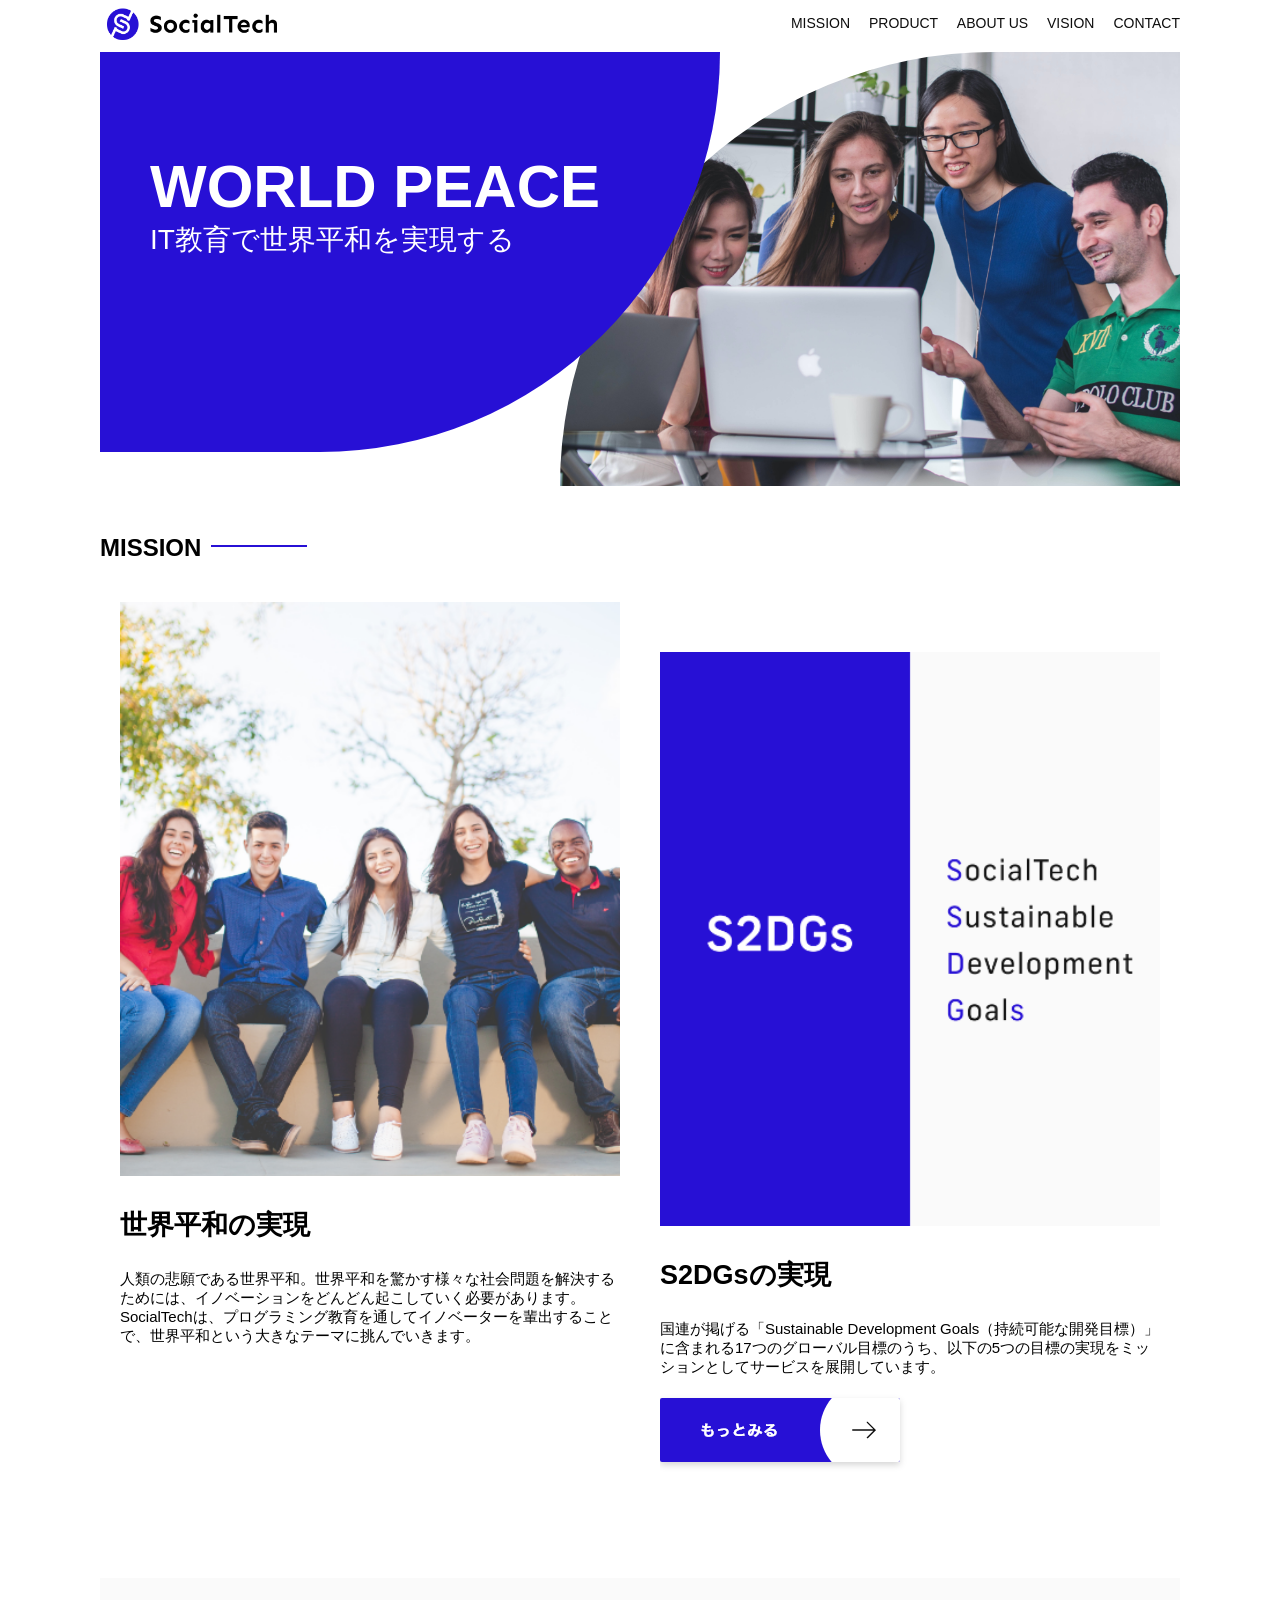
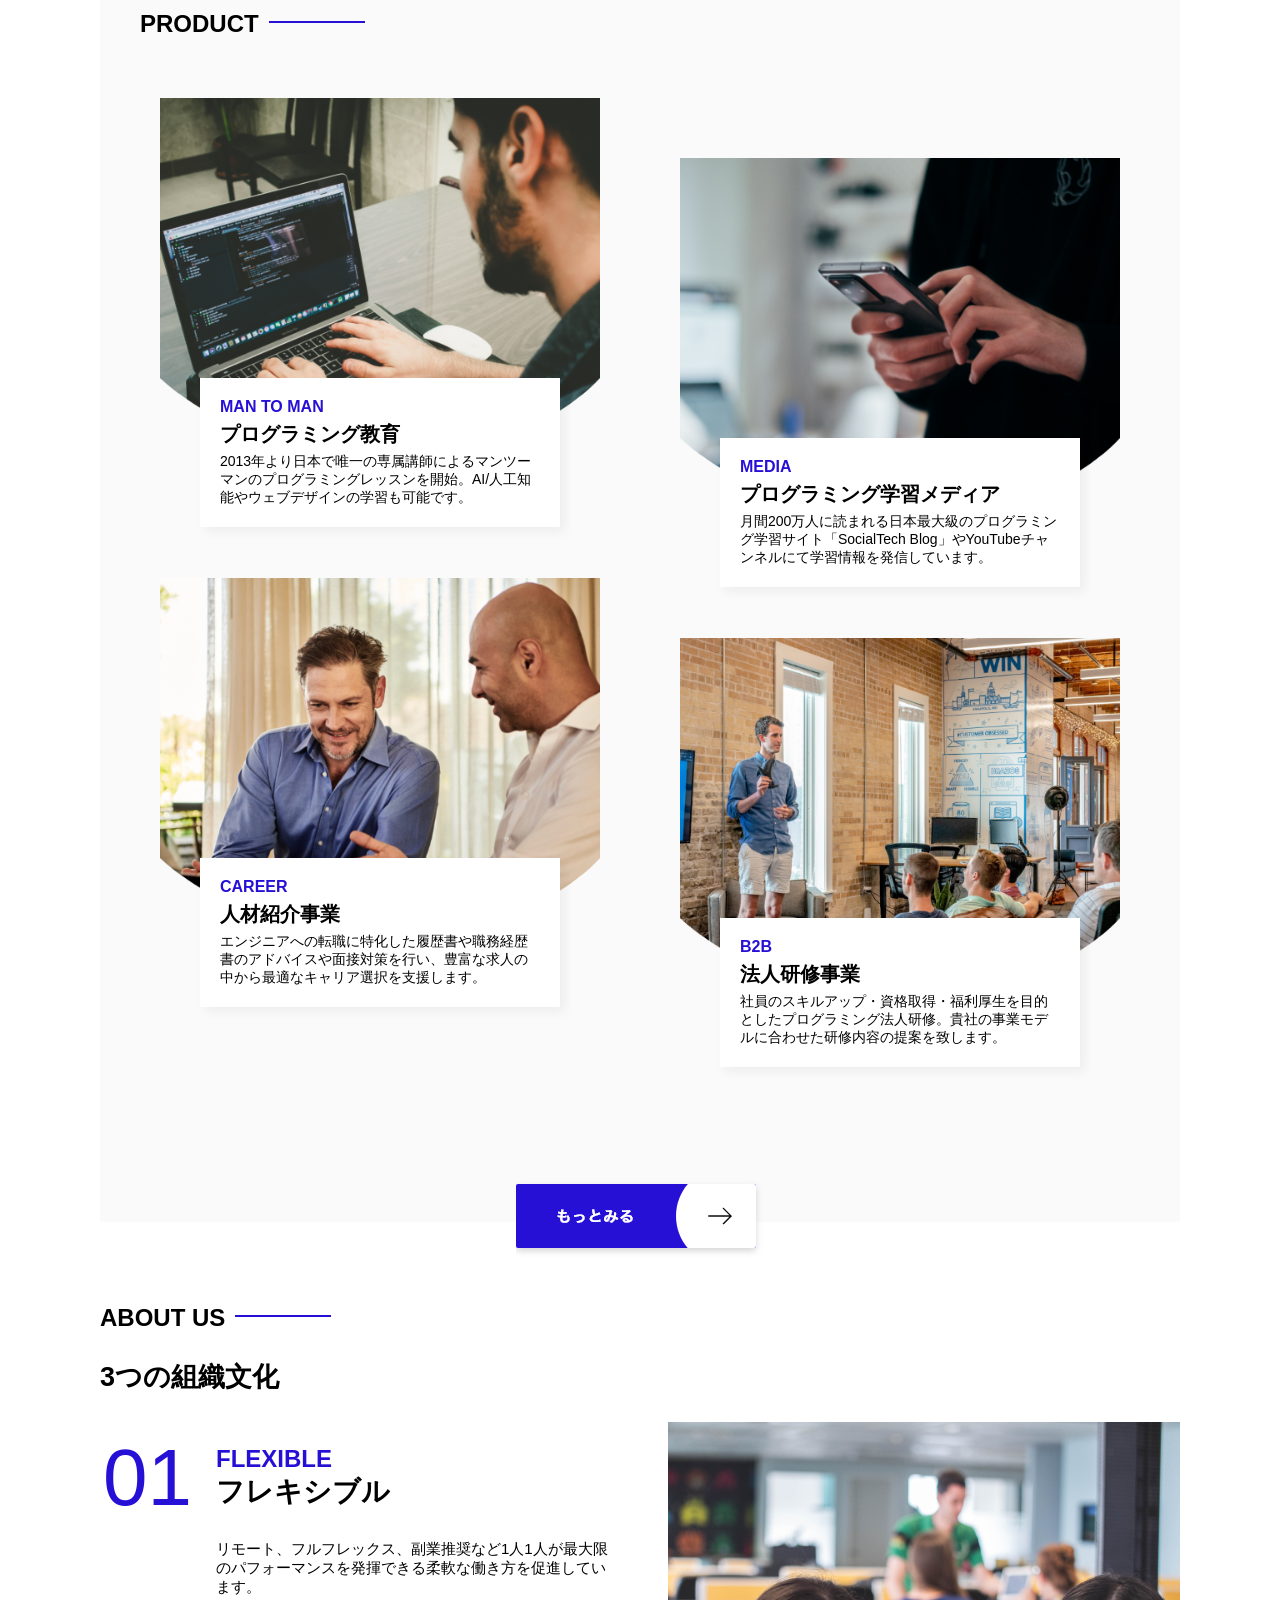
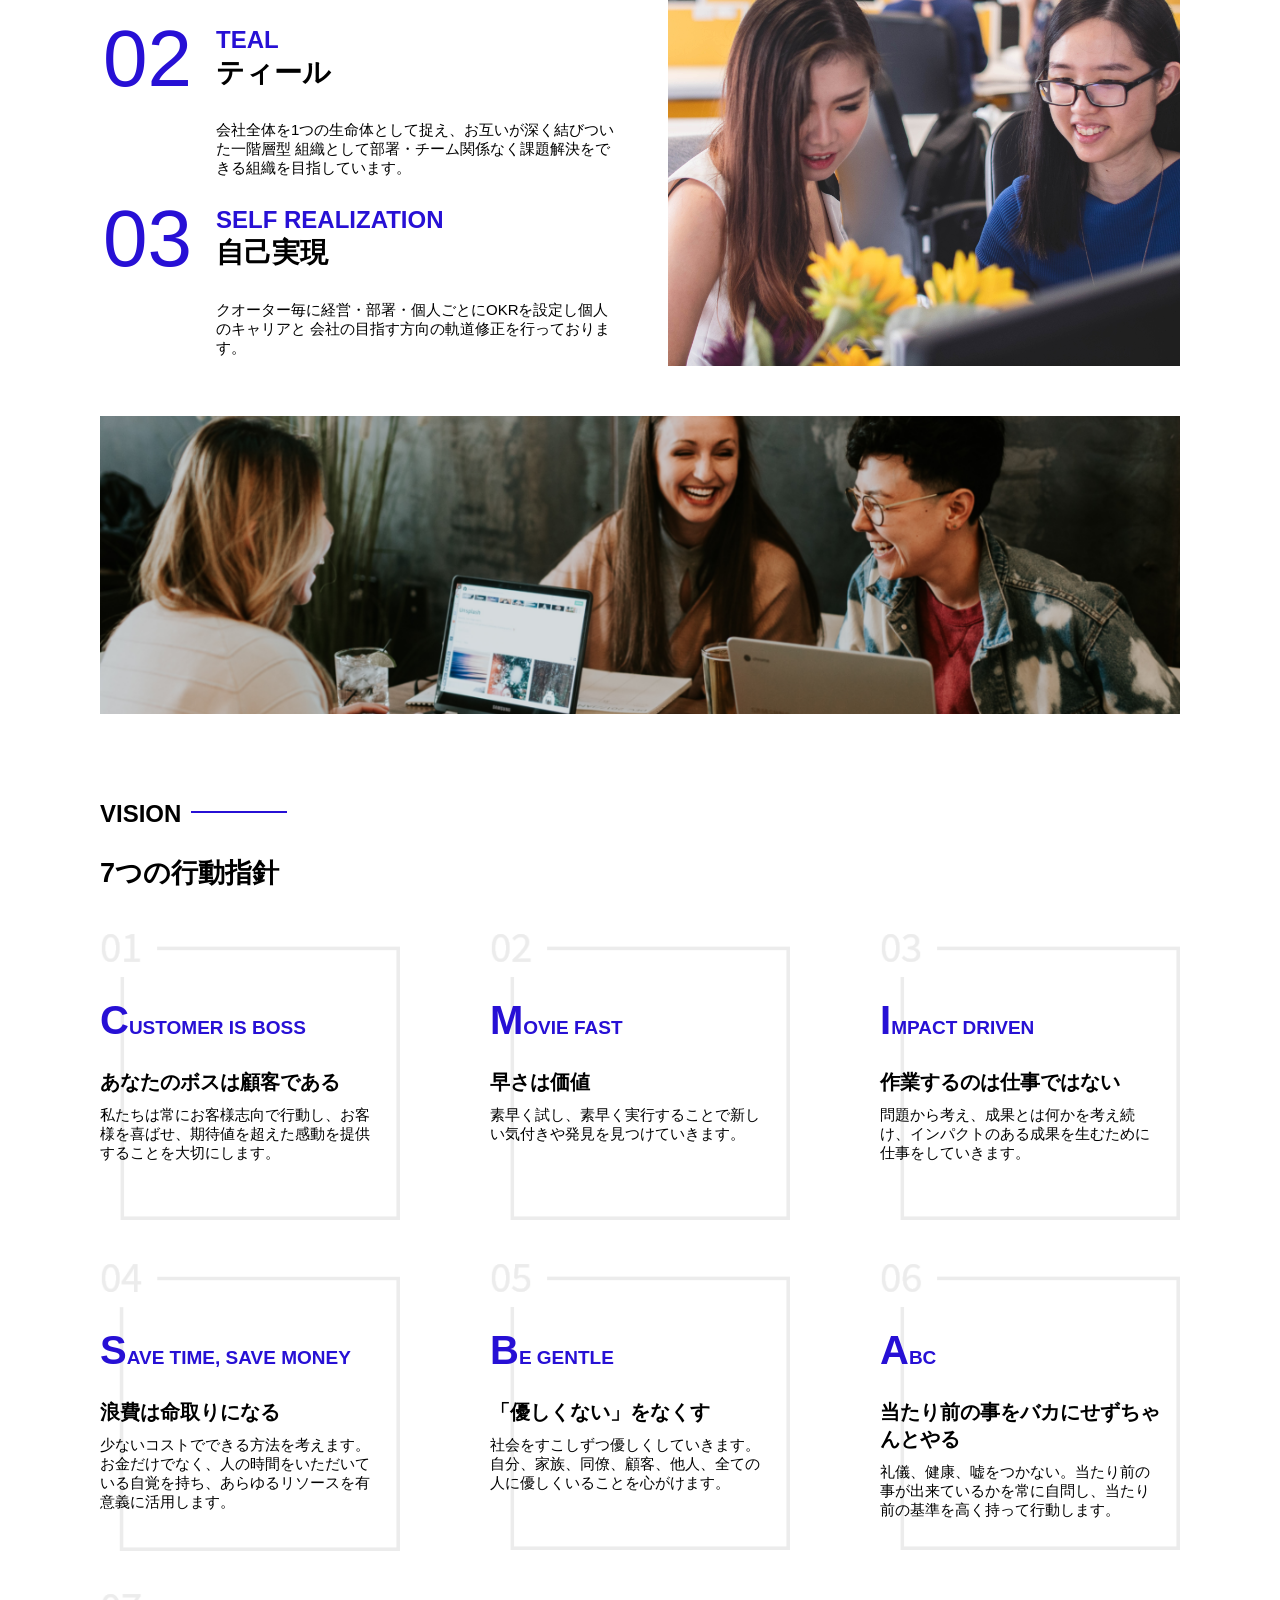
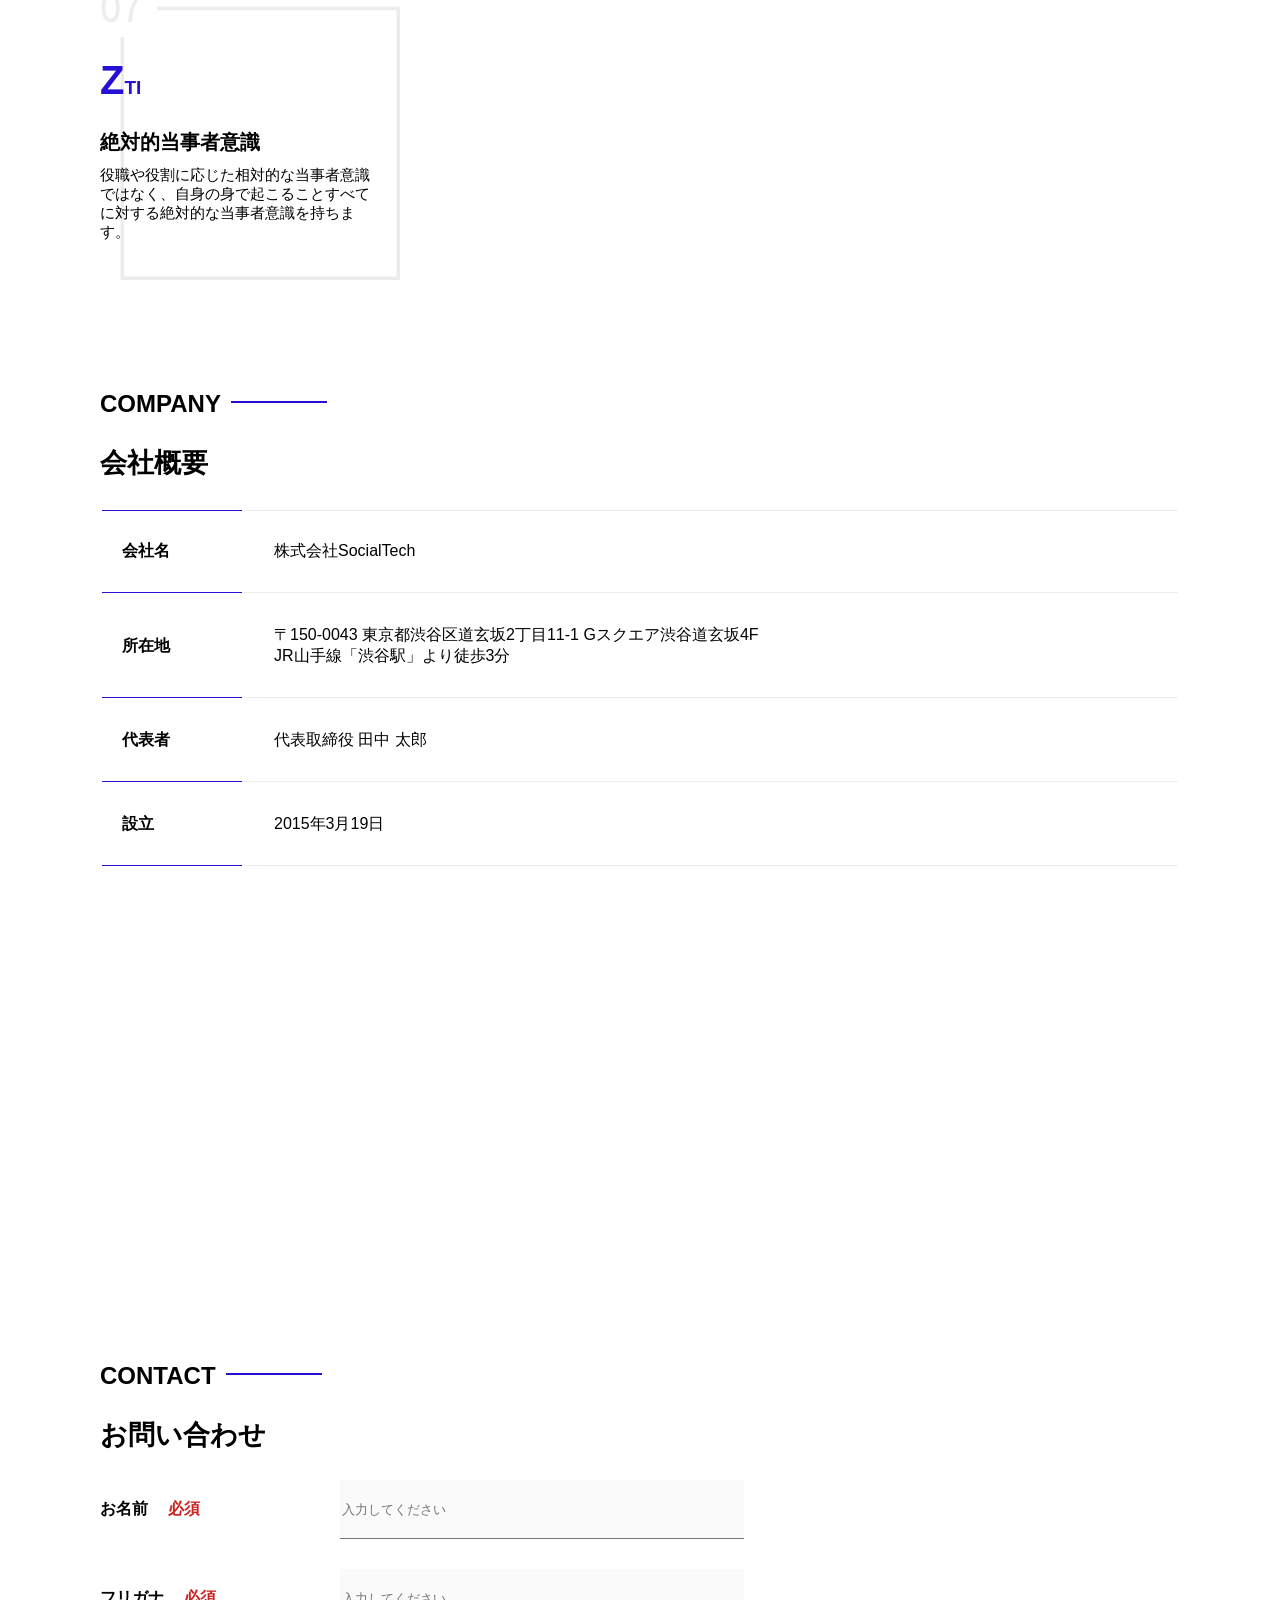
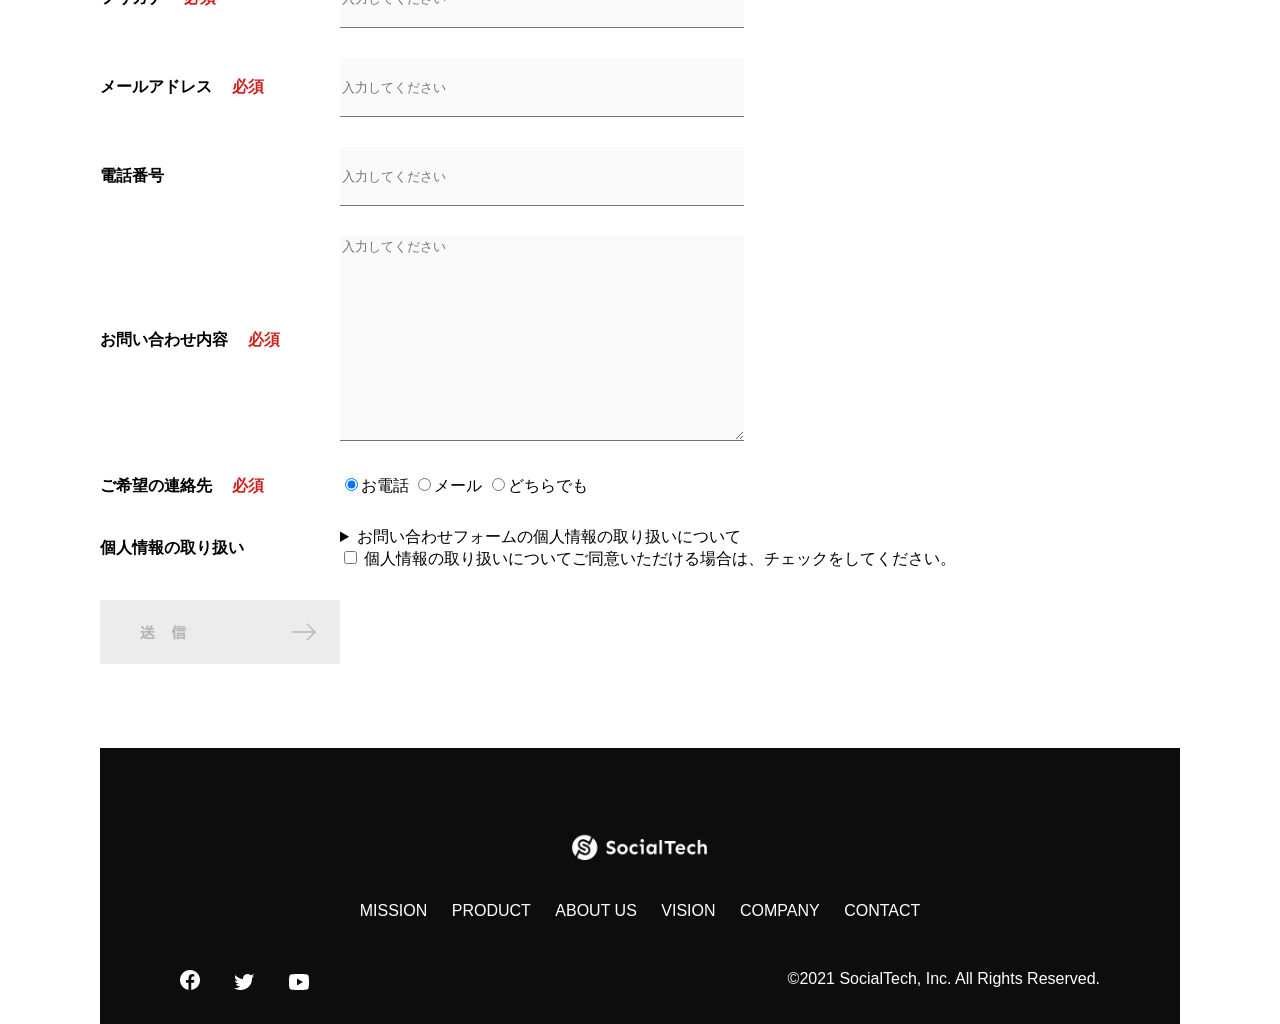
<file: kadaitutorialoutput/index.html>
<!DOCTYPE html>
<html>
    <head>         
        <title>SocialTech</title>
        <meta charset="utf-8">
        <meta name="description" content="SocialTechはEdTech業界のリーディングカンパニーを目指します。">
        <meta name="viewport" content="width=device-width, initial-scale=1.0">
    <link rel="stylesheet" href="style.css">
    </head>
    <body>
        <header>
            <!-- ロゴ -->
          <a href="index.html" id="logo"><img src="images/logo.png" alt="トップページに戻る"></a>  
        <!-- PC用ナビゲーション -->
          <nav id="nav-pc">
            <a href="mission.html">MISSION</a>
            <a href="product.html">PRODUCT</a>
            <a href="index.html#aboutus">ABOUT US</a>
            <a href="index.html#vision">VISION</a>
            <a href="index.html#contact">CONTACT</a>
        </nav>
        <!-- スマホ用メニューボタン -->
        <img id="menu-sp" src="images/button-menu.png" alt="ナビゲーションを開く" onclick="document.getElementById('nav-sp').style.display = 'block'">

        <!-- スマホ用ナビゲーション -->
        <nav id="nav-sp">
          <img id="close" src="images/button-close.png" alt="ナビゲーションを閉じる" onclick="document.getElementById('nav-sp').style.display = 'none'">
          <a id="logo-sp" href="index.html" onclick="document.getElementById('nav-sp').style.display = 'none'"><img
              src="images/logo-sp.png" alt="トップページに戻る"></a>
          <a class="menu" href="mission.html" onclick="document.getElementById('nav-sp').style.display = 'none'">MISSION</a>
          <a class="menu" href="product.html" onclick="document.getElementById('nav-sp').style.display = 'none'">PRODUCT</a>
          <a class="menu" href="index.html#aboutus" onclick="document.getElementById('nav-sp').style.display = 'none'">ABOUT
            US</a>
          <a class="menu" href="index.html#vision"
            onclick="document.getElementById('nav-sp').style.display = 'none'">VISION</a>
          <a class="menu" href="index.html#company"
            onclick="document.getElementById('nav-sp').style.display = 'none'">COMPANY</a>
          <a class="menu" href="index.html#contact"
            onclick="document.getElementById('nav-sp').style.display = 'none'">CONTACT</a>
          <div id="sns">
            <a href="https://www.facebook.com/sejuku2013"><img src="images/button-facebook.png" alt="Facebookのリンク"></a>
            <a href="https://twitter.com/samuraijuku"><img src="images/button-twitter.png" alt="Twitterのリンク"></a>
            <a href="https://www.youtube.com/channel/UCCFOQO5aDK0xXam4cUQXT8g"><img src="images/button-youtube.png" alt="YouTubeのリンク"></a>
          </div>
        </nav>
    </header>
    <main>
        <article>
            <!-- メインビジュアル -->
            <section id="main-visual">
               <div id="main-message">
                <h1>WORLD PEACE</h1>
                <p>IT教育で世界平和を実現する</p>
               </div> 
               <img src="images/index/index-main.png" alt="PCの周りに集まる多国籍の仲間たち">
            </section>
            <!-- ミッション -->
            <section id="mission">
                <h2 class="index-h2">MISSION</h2>
                <div id="mission-flex">
                    <div>
                        <img id="mission-photo" src="images/index/index-mission.png" alt="屋外のベンチで写真を撮影する多国籍の仲間たち">
                        <h3>世界平和の実現</h3>
                        <p>
                            人類の悲願である世界平和。世界平和を驚かす様々な社会問題を解決するためには、イノベーションをどんどん起こしていく必要があります。SocialTechは、プログラミング教育を通してイノベーターを輩出することで、世界平和という大きなテーマに挑んでいきます。
                        </p>
                    </div>
                    <div>
                        <img id="s2dgs" src="images/index/s2dgs.png" alt="S2DGS">
                        <h3>S2DGsの実現</h3>
                        <p>国連が掲げる「Sustainable Development Goals（持続可能な開発目標）」に含まれる17つのグローバル目標のうち、以下の5つの目標の実現をミッションとしてサービスを展開しています。</p>
                        <a href="mission.html">
                            <img src="images/button-more.png" alt="もっとみる">
                        </a>
                    </div>
                </div>
            </section>
            <!-- プロダクト -->
            <section id="product">
                <h2 class="index-h2">PRODUCT</h2>
                <div>
                    <div id="product-left">   
                        <div>
                            <img class="product-photo" src="images/index/index-mantoman.png" alt="PCでコードを書く男性">
                            <div class="product-explain">
                                <span>MAN TO MAN</span>
                                <h3>プログラミング教育</h3>
                                <p>2013年より日本で唯一の専属講師によるマンツーマンのプログラミングレッスンを開始。AI/人工知能やウェブデザインの学習も可能です。</p>
                            </div>
                        </div>
                        <div>
                            <img class="product-photo" src="images/index/index-career.png" alt="笑顔で話し合う2人の男性">
                            <div class="product-explain">
                                <span>CAREER</span>
                                <h3>人材紹介事業</h3>
                                <p>エンジニアへの転職に特化した履歴書や職務経歴書のアドバイスや面接対策を行い、豊富な求人の中から最適なキャリア選択を支援します。</p>
                            </div>
                        </div>
                    </div>
                    <div id="product-right">
                        <div>
                            <img class="product-photo" src="images/index/index-media.png" alt="スマートフォンを操作する人">
                            <div class="product-explain">
                                <span>MEDIA</span>
                                <h3>プログラミング学習メディア</h3>
                                <p>月間200万人に読まれる日本最大級のプログラミング学習サイト「SocialTech Blog」やYouTubeチャンネルにて学習情報を発信しています。</p>
                            </div>
                        </div>
                        <div>
                            <img class="product-photo" src="images/index/index-b2b.png" alt="講演中の男性とそれを聴く人々">
                            <div class="product-explain">
                                <span>B2B</span>
                                <h3>法人研修事業</h3>
                                <p>社員のスキルアップ・資格取得・福利厚生を目的としたプログラミング法人研修。貴社の事業モデルに合わせた研修内容の提案を致します。</p>
                            </div>
                        </div>
                    </div>
                </div>
                <div>
                    <a id="product-more" href="product.html">
                        <img src="images/button-more.png" alt="もっとみる">
                    </a>
                </div>
            </section>
            <!-- ABOUT US -->
            <section id="aboutus">
                <h2 class="index-h2">ABOUT US</h2>
                <h3>3つの組織文化</h3>
                <div>
                    <table class="culture-table">
                        <tr>
                            <td>
                             <span class="culture-num">01</span>
                            </td>
                            <td>
                             <span class="culture-en">FLEXIBLE</span>
                             <span class="culture-jp">フレキシブル</span>
                             </td>
                        </tr>
                        <tr>
                            <td>
                                <!-- 空のセル -->
                            </td>
                            <td>
                                <p class="culture-description">
                                    リモート、フルフレックス、副業推奨など1人1人が最大限のパフォーマンスを発揮できる柔軟な働き方を促進しています。
                                </p>
                            </td>
                        </tr>
                        <tr>
                            <td>
                                <span class="culture-num">02</span>
                            </td>
                            <td>
                                <span class="culture-en">TEAL</span>
                                <span class="culture-jp">ティール</span>
                            </td>
                        </tr>
                        <tr>
                            <td>
                                <!-- 空のセル -->
                            </td>
                            <td>
                                <p class="culture-description">
                                    会社全体を1つの生命体として捉え、お互いが深く結びついた一階層型
                                    組織として部署・チーム関係なく課題解決をできる組織を目指しています。
                                </p>
                            </td>
                        </tr>
                        <tr>
                            <td>
                                <span class="culture-num">03</span>
                            </td>
                            <td>
                                <span class="culture-en">SELF REALIZATION</span>
                                <span class="culture-jp">自己実現</span>
                            </td>
                        </tr>
                        <tr>
                            <td>
                                <!-- 空のセル -->
                            </td>
                            <td>
                                <p class="culture-description">
                                    クオーター毎に経営・部署・個人ごとにOKRを設定し個人のキャリアと
                                    会社の目指す方向の軌道修正を行っております。
                                </p>
                            </td>
                        </tr>
                    </table>
                    <img class="culture-img" src="images/index/index-aboutus1.png" alt="笑顔で話し合う2人の女性">
                </div>
                <img class="culture-img2" src="images/index/index-aboutus2.png" alt="笑顔で話し合う3人の男女">
            </section>
            <!-- VISION -->
            <section id="vision">
                <h2 class="index-h2">VISION</h2>
                <h3>7つの行動指針</h3>
                <div>
                    <div class="vision-box">
                        <img src="images/index/vision-01.png" alt="01">
                        <span>
                            <h4>CUSTOMER IS BOSS</h4>
                            <h5>あなたのボスは顧客である</h5>
                            <p>私たちは常にお客様志向で行動し、お客様を喜ばせ、期待値を超えた感動を提供することを大切にします。</p>
                        </span>
                    </div>
                    <div class="vision-box">
                        <img src="images/index/vision-02.png" alt="02">
                        <span>
                            <h4>MOVIE FAST</h4>
                            <h5>早さは価値</h5>
                            <p>素早く試し、素早く実行することで新しい気付きや発見を見つけていきます。</p>
                        </span>
                    </div>
                    <div class="vision-box">
                        <img src="images/index/vision-03.png" alt="03">
                        <span>
                            <h4>IMPACT DRIVEN</h4>
                            <h5>作業するのは仕事ではない</h5>
                            <p>問題から考え、成果とは何かを考え続け、インパクトのある成果を生むために仕事をしていきます。</p>
                        </span>
                    </div>
                    <div class="vision-box">
                        <img src="images/index/vision-04.png" alt="04">
                        <span>
                            <h4>SAVE TIME, SAVE MONEY</h4>
                            <h5>浪費は命取りになる</h5>
                            <p>少ないコストでできる方法を考えます。お金だけでなく、人の時間をいただいている自覚を持ち、あらゆるリソースを有意義に活用します。</p>
                        </span>
                    </div>
                    <div class="vision-box">
                        <img src="images/index/vision-05.png" alt="05">
                        <span>
                            <h4>BE GENTLE</h4>
                            <h5>「優しくない」をなくす</h5>
                            <p>社会をすこしずつ優しくしていきます。自分、家族、同僚、顧客、他人、全ての人に優しくいることを心がけます。</p>
                        </span>
                    </div>
                    <div class="vision-box">
                        <img src="images/index/vision-06.png" alt="06">
                        <span>
                            <h4>ABC</h4>
                            <h5>当たり前の事をバカにせずちゃんとやる</h5>
                            <p>礼儀、健康、嘘をつかない。当たり前の事が出来ているかを常に自問し、当たり前の基準を高く持って行動します。</p>
                        </span>
                    </div>
                    <div class="vision-box">
                        <img src="images/index/vision-07.png" alt="07">
                        <span>
                            <h4>ZTI</h4>
                            <h5>絶対的当事者意識</h5>
                            <p>役職や役割に応じた相対的な当事者意識ではなく、自身の身で起こることすべてに対する絶対的な当事者意識を持ちます。</p>
                        </span>
                    </div>
                </div>
            </section>
            <!-- COMPANY -->
            <section id="company">
                <h2 class="index-h2">COMPANY</h2>
                <h3>会社概要</h3>
                <table id="company-table">
                    <tr>
                        <th class="tableheader-first">会社名</th>
                        <td class="cell-first">株式会社SocialTech</td>
                    </tr>
                    <tr>
                        <th class="tableheader">所在地</th>
                        <td class="cell">〒150-0043 東京都渋谷区道玄坂2丁目11-1 Gスクエア渋谷道玄坂4F<br>JR山手線「渋谷駅」より徒歩3分</td>
                    </tr>
                    <tr>
                        <th class="tableheader">代表者</th>
                        <td class="cell">代表取締役 田中 太郎</td>
                    </tr>
                    <tr>
                        <th class="tableheader">設立</th>
                        <td class="cell">2015年3月19日</td>
                    </tr>
                </table>
                <iframe src="https://www.google.com/maps/embed?pb=!1m18!1m12!1m3!1d3241.7761317229824!2d139.69362113976553!3d35.65788687270883!2m3!1f0!2f0!3f0!3m2!1i1024!2i768!4f13.1!3m3!1m2!1s0x60188b55ffeee63f%3A0x73330361de4fb84f!2z44CSMTUwLTAwNDMg5p2x5Lqs6YO95riL6LC35Yy66YGT546E5Z2C77yS5LiB55uu77yR77yR4oiSMSBHIDRm!5e0!3m2!1sja!2sjp!4v1699882894745!5m2!1sja!2sjp" width="600" height="450" style="border:0;" allowfullscreen="" loading="lazy" referrerpolicy="no-referrer-when-downgrade"></iframe>
            </section>
            <!-- お問合せフォーム -->
            <section id="contact">
                <h2 class="index-h2">CONTACT</h2>
                <h3>お問い合わせ</h3>
                    <form action="https://api.staticforms.xyz/submit" method="post">
                        <input type="text" name="honeypot" style="display:none">
                        <!-- STATIC FORMSのアクセスキー -->
                        <input type="hidden" name="accessKey" value="7abdbca7-4ad5-440a-b4da-b1bc5d133b4a">
                        <!--メールのタイトル-->
                        <input type="hidden" name="subject" value="お問い合わせフォーム" />
                        <!--送信先のメールアドレスをvalueに設定する-->
                        <input type="hidden" name="replyTo" value="awpdmgdtmgwtmpmizuki@gmail.com">
                        <!--redirectToのURLは公開後のURLへリンクする-->
                        <input type="hidden" name="redirectTo" value="">
                    <div>
                        <div class="contact-heading">
                            <label class="contact-label">お名前<span class="contact-span">必須</span></label>
                        </div>
                        <div>
                            <input type="text" name="name" placeholder="入力してください" class="contact-textbox">
                        </div>
                    </div>
                    <div>
                        <div class="contact-heading">
                          <label class="contact-label">フリガナ<span class="contact-span">必須</span></label>  
                        </div>
                        <div>
                            <input type="text" name="hurigana" placeholder="入力してください" class="contact-textbox">
                        </div>
                    </div>
                    <div>
                        <div class="contact-heading">
                            <label class="contact-label">メールアドレス<span class="contact-span">必須</span></label> 
                        </div>
                        <div>
                            <input type="text" name="email" placeholder="入力してください" class="contact-textbox">
                        </div>
                    </div>
                    <div>
                        <div class="contact-heading">
                            <label class="contact-label">電話番号</label>
                        </div>
                        <div>
                            <input type="text" name="tel" placeholder="入力してください" class="contact-textbox">
                        </div>
                    </div>
                    <div>
                        <div class="contact-heading">
                         <label class="contact-label">お問い合わせ内容<span class="contact-span">必須</span></label>
                        </div>
                        <div>
                            <textarea class="contact-textarea" placeholder="入力してください" name="message"></textarea>
                        </div>
                    </div>
                    <div>
                        <div class="contact-heading">
                            <label class="contact-label">ご希望の連絡先<span class="contact-span">必須</span></label>
                        </div>
                        <div>
                            <input class="radiobutton" type="radio" value="tel" name="contact" checked><label>お電話</label>
                            <input class="radiobutton" type="radio" value="mail" name="contact"><label>メール</label>
                            <input class="radiobutton" type="radio" value="both" name="contact"><label>どちらでも</label>
                        </div>
                    </div>
                    <div>
                        <div class="contact-heading">
                            <label class="contact-label">個人情報の取り扱い</label>
                        </div>
                         <div>
                            <details>
                                <summary>お問い合わせフォームの個人情報の取り扱いについて</summary>
                                <div>
                                    <span>１．組織の名称又は氏名</span><br>
                                    株式会社SocialTech<br><br>
                                    <span>２．個人情報保護管理者（若しくはその代理人）の氏名又は職名、所属及び連絡先
                                    鈴木 一郎 コーポレート部</span><br>
                                    TEL：03-xxxx-xxxx<br>
                                    <span>３．個人情報の利用目的</span><br>
                                    本サービス及び本サービスに関連する情報の提供又はそれらに関する連絡のため<br>
                                    ・ユーザーの本人確認のため<br>
                                    ・当社サービスのご案内のため<br>
                                    ・当社の商品等の広告または宣伝（電子メールによるものを含むものとします。）<br><br>
                                    <span>４．個人情報の取り扱い業務の委託</span><br>
                                    個人情報の取扱業務の全部または一部を外部に業務委託する場合があります。<br>
                                    その際、弊社は、個人情報を適切に保護できる管理体制を敷き実行していることを条件として<br>
                                    委託先を厳選したうえで、機密保持契約を委託先と締結し、お客様の個人情報を厳密に管理させます。<br><br>
                                    <span>５．個人情報の開示等の請求</span><br>
                                    お客様は、弊社に対してご自身の個人情報の開示等（利用目的の通知、開示、内容の訂正・追加・削除、利用の停止または消去、第三者への提供の停止）に関して、当社問合わせ窓口に申し出ることができます。<br>
                                    その際、弊社はお客様ご本人を確認させていただいたうえで、合理的な期間内に対応いたします。<br><br>
                                    なお、個人情報に関する弊社問合わせ先は、次の通りです。<br><br>
                                    株式会社SocialTech　個人情報問合せ窓口<br>
                                    〒150-0043　東京都渋谷区道玄坂2丁目11-1 Ｇスクエア渋谷道玄坂 4F<br>
                                    メールアドレス：support@socialtech.net　TEL：03-xxxx-xxxx<br><br>
                                    <span>６．個人情報を提供されることの任意性について</span><br>
                                    お客様がご自身の個人情報を弊社に提供されるか否かは、お客様のご判断によりますが、もしご提供されない場合には、適切なサービスが提供できない場合がありますので予めご了承ください。
                                </div>
                            </details>
                            <input type="checkbox" name="agree">
                            <span>個人情報の取り扱いについてご同意いただける場合は、チェックをしてください。</span>
                        </div>
                      </div>
                      <input type="image" src="images/button-submit.png" alt="送信する">
                   </form>
                         </div>       
                    </div>
                </form>
            </section>
        </article>
    </main>
    <footer>
        <div id="footer-logo">
            <img src="images/logo-sp.png" alt="SocialTech">
        </div>
        <div id="footer-link">
            <a href="mission.html">MISSION</a>
            <a href="product.html">PRODUCT</a>
            <a href="index.html#aboutus">ABOUT US</a>
            <a href="index.html#vision">VISION</a>
            <a href="index.html#company">COMPANY</a>
            <a href="index.html#contact">CONTACT</a>
        </div>
        <div id="sns-footer">
            <a href="https://www.facebook.com/sejuku2013"><img src="images/button-facebook.png" alt="Facebookのリンク"></a>
            <a href="https://twitter.com/samuraijuku"><img src="images/button-twitter.png" alt="Twitterのリンク"></a>
            <a href="https://www.youtube.com/channel/UCCFOQO5aDK0xXam4cUQXT8g"><img src="images/button-youtube.png" alt="YouTubeのリンク"></a>
            <span id="copyright">&copy;2021 SocialTech, Inc. All Rights Reserved.</span>
        </div>
    </footer>
    </body>
</html>
</file>
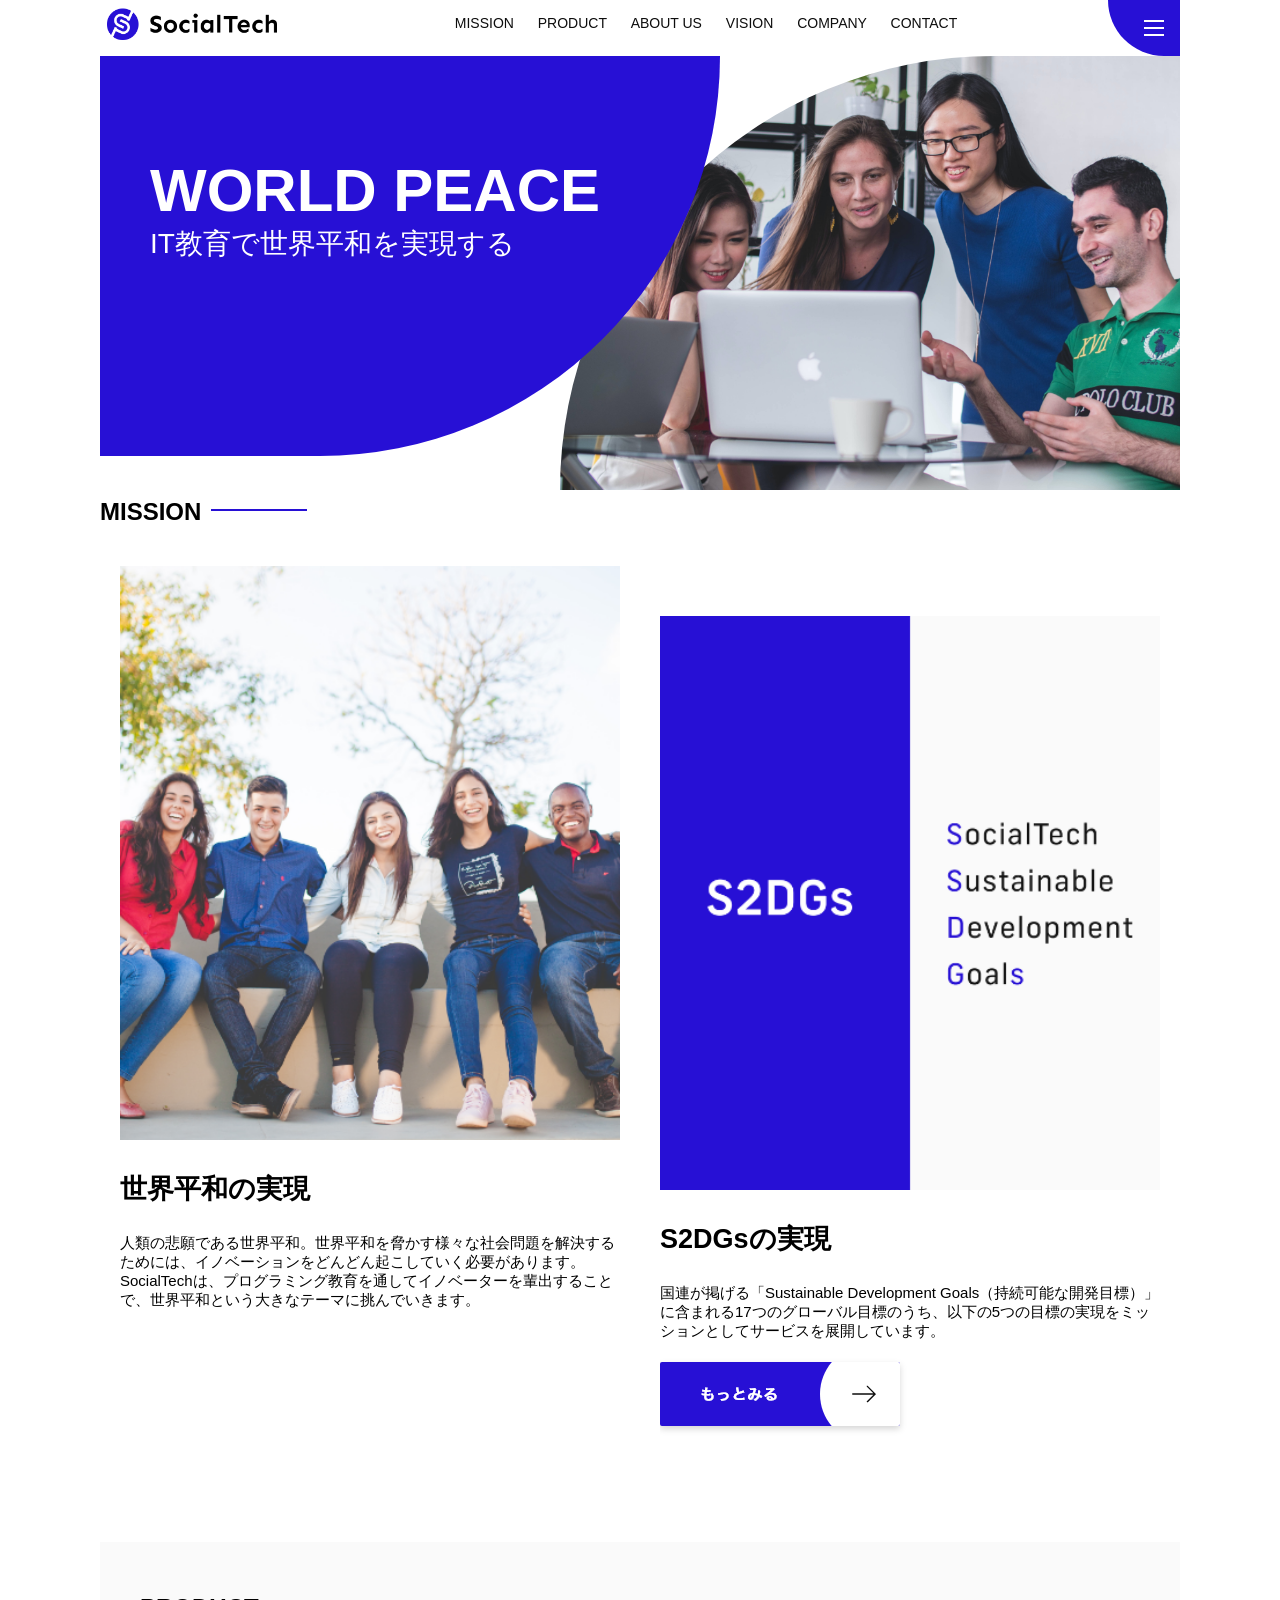
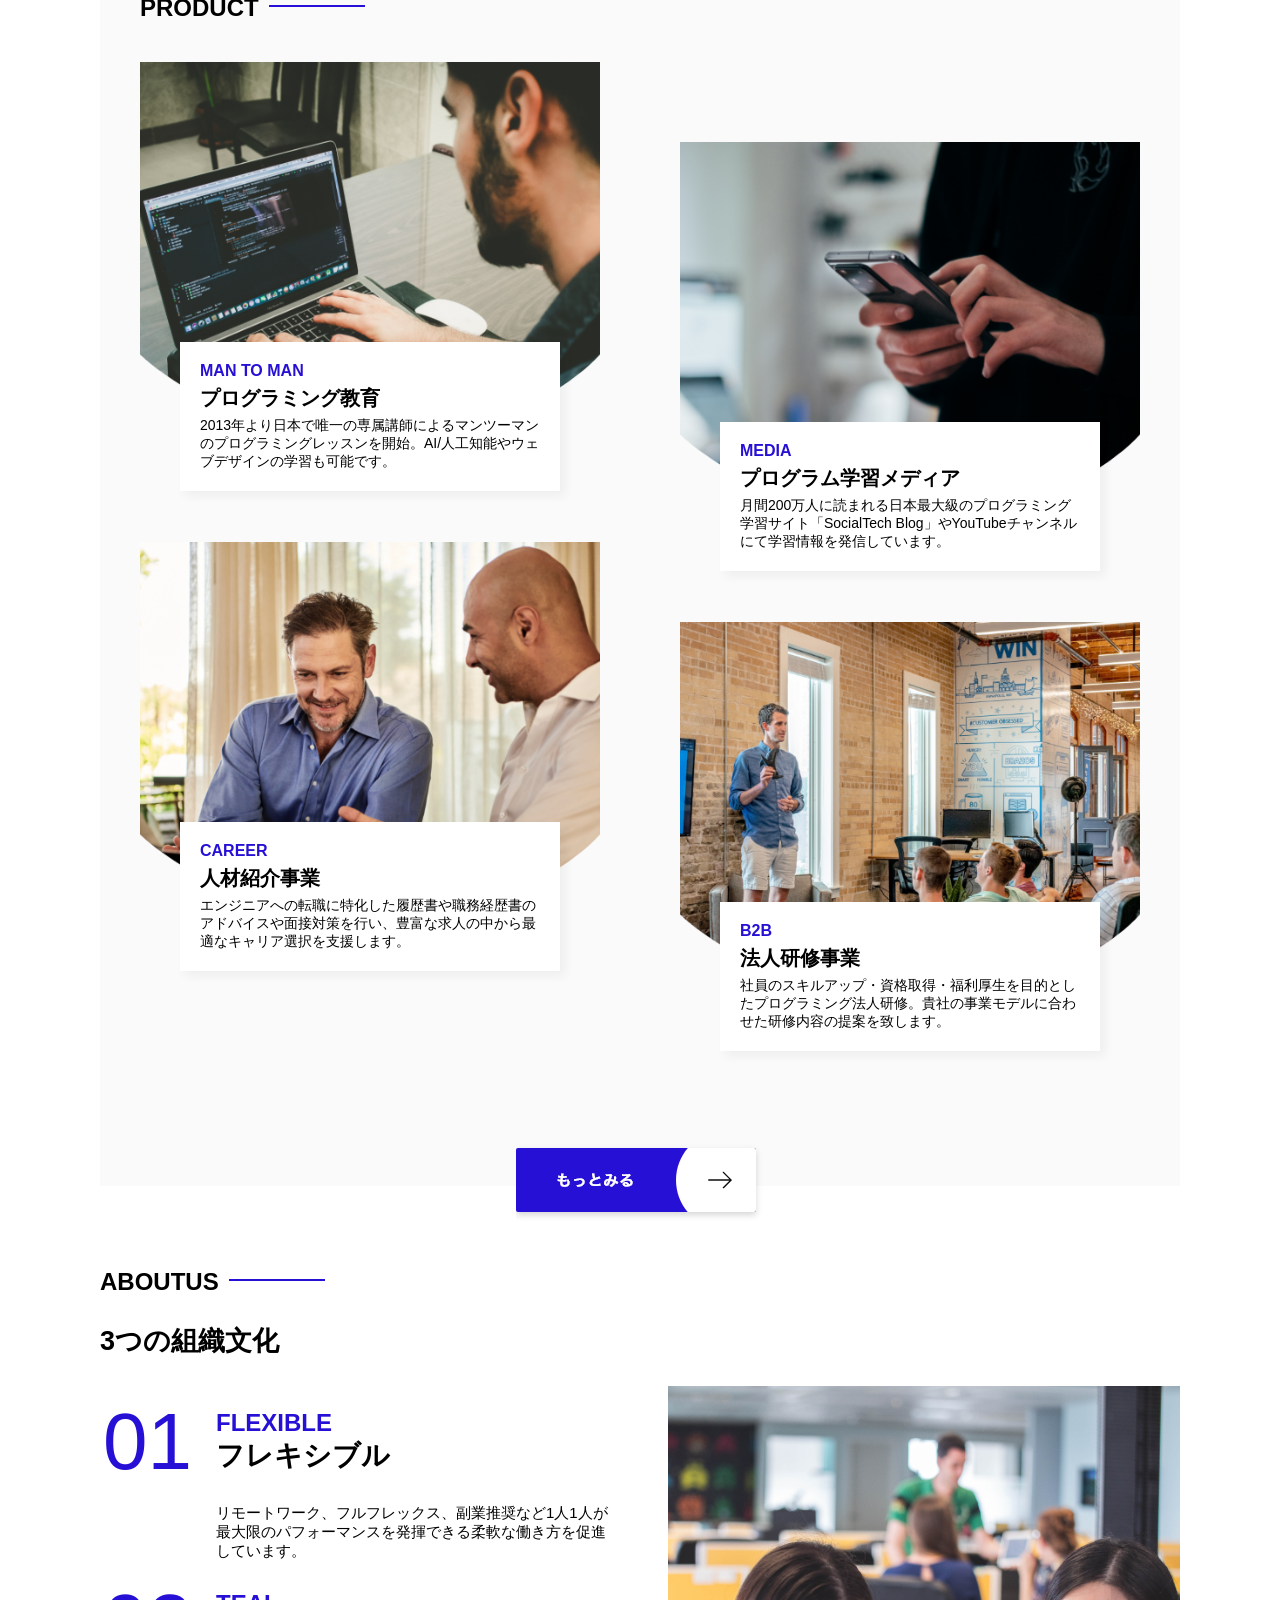
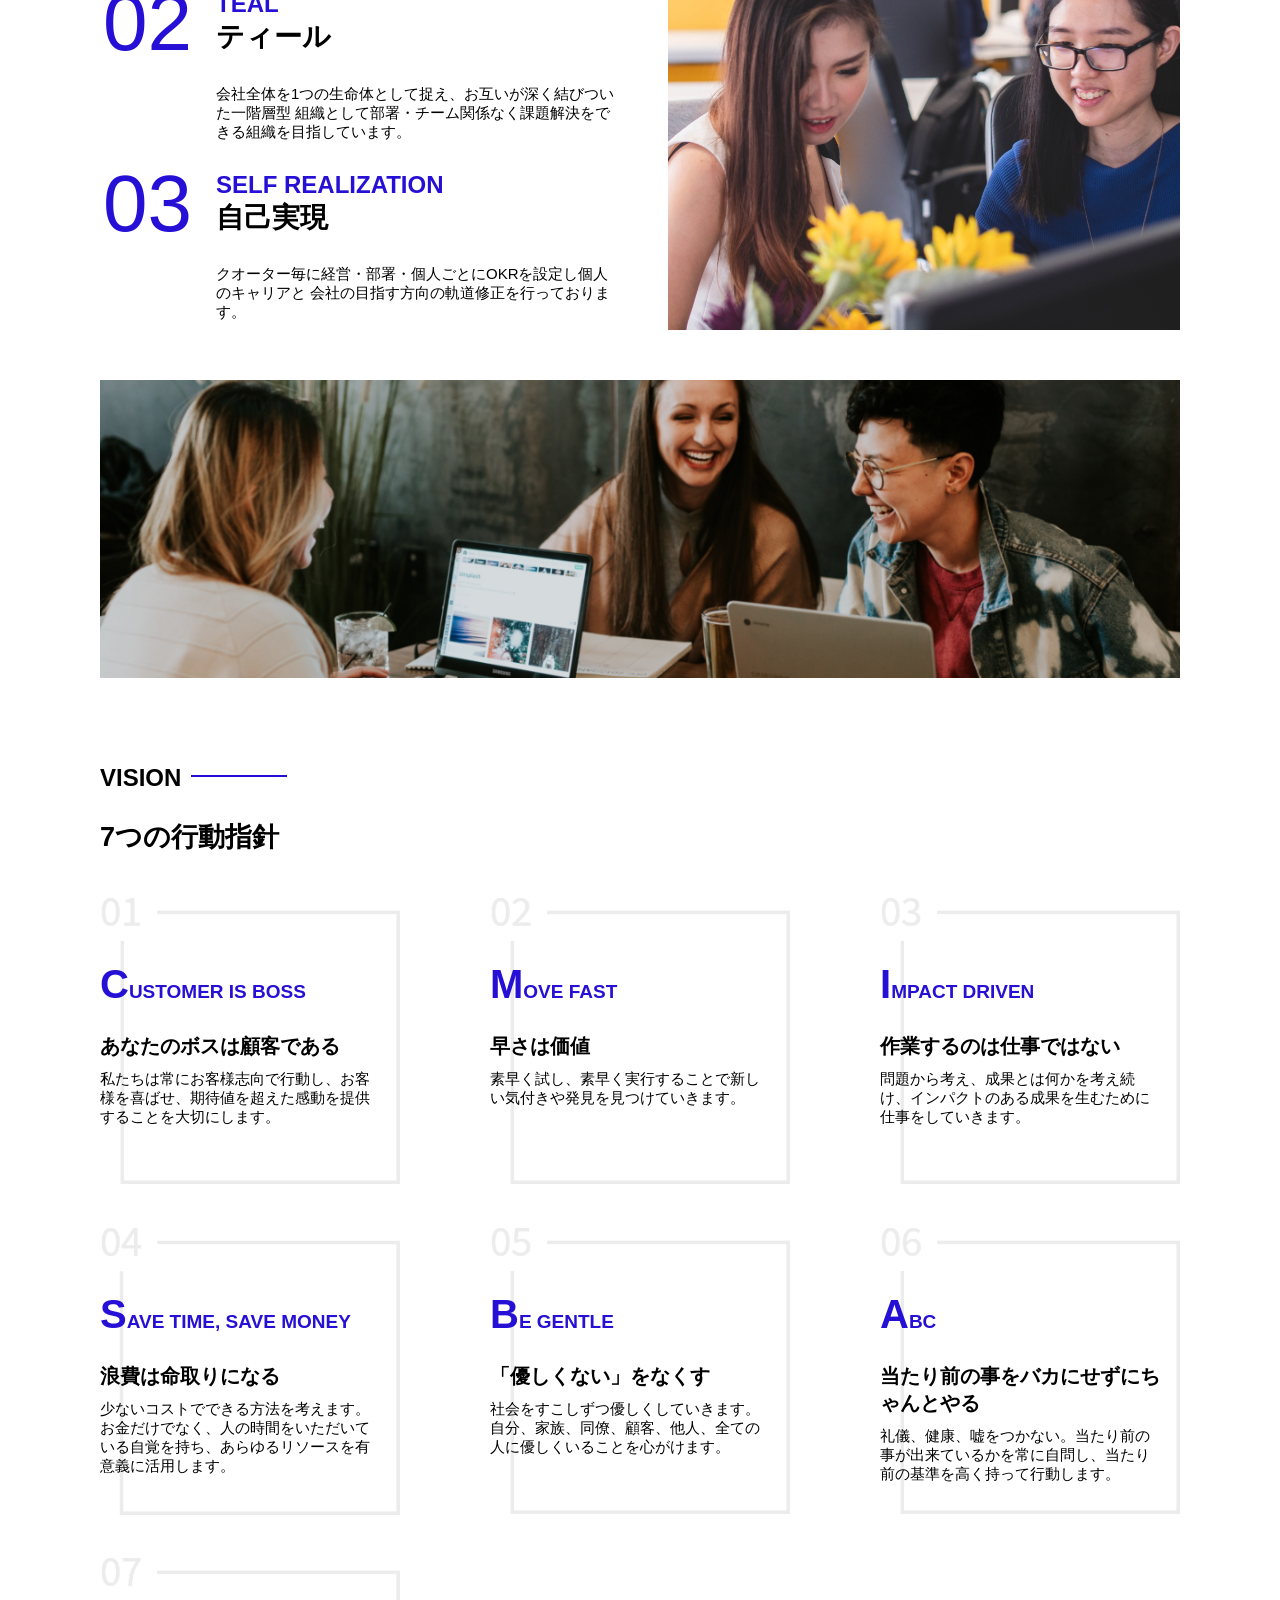
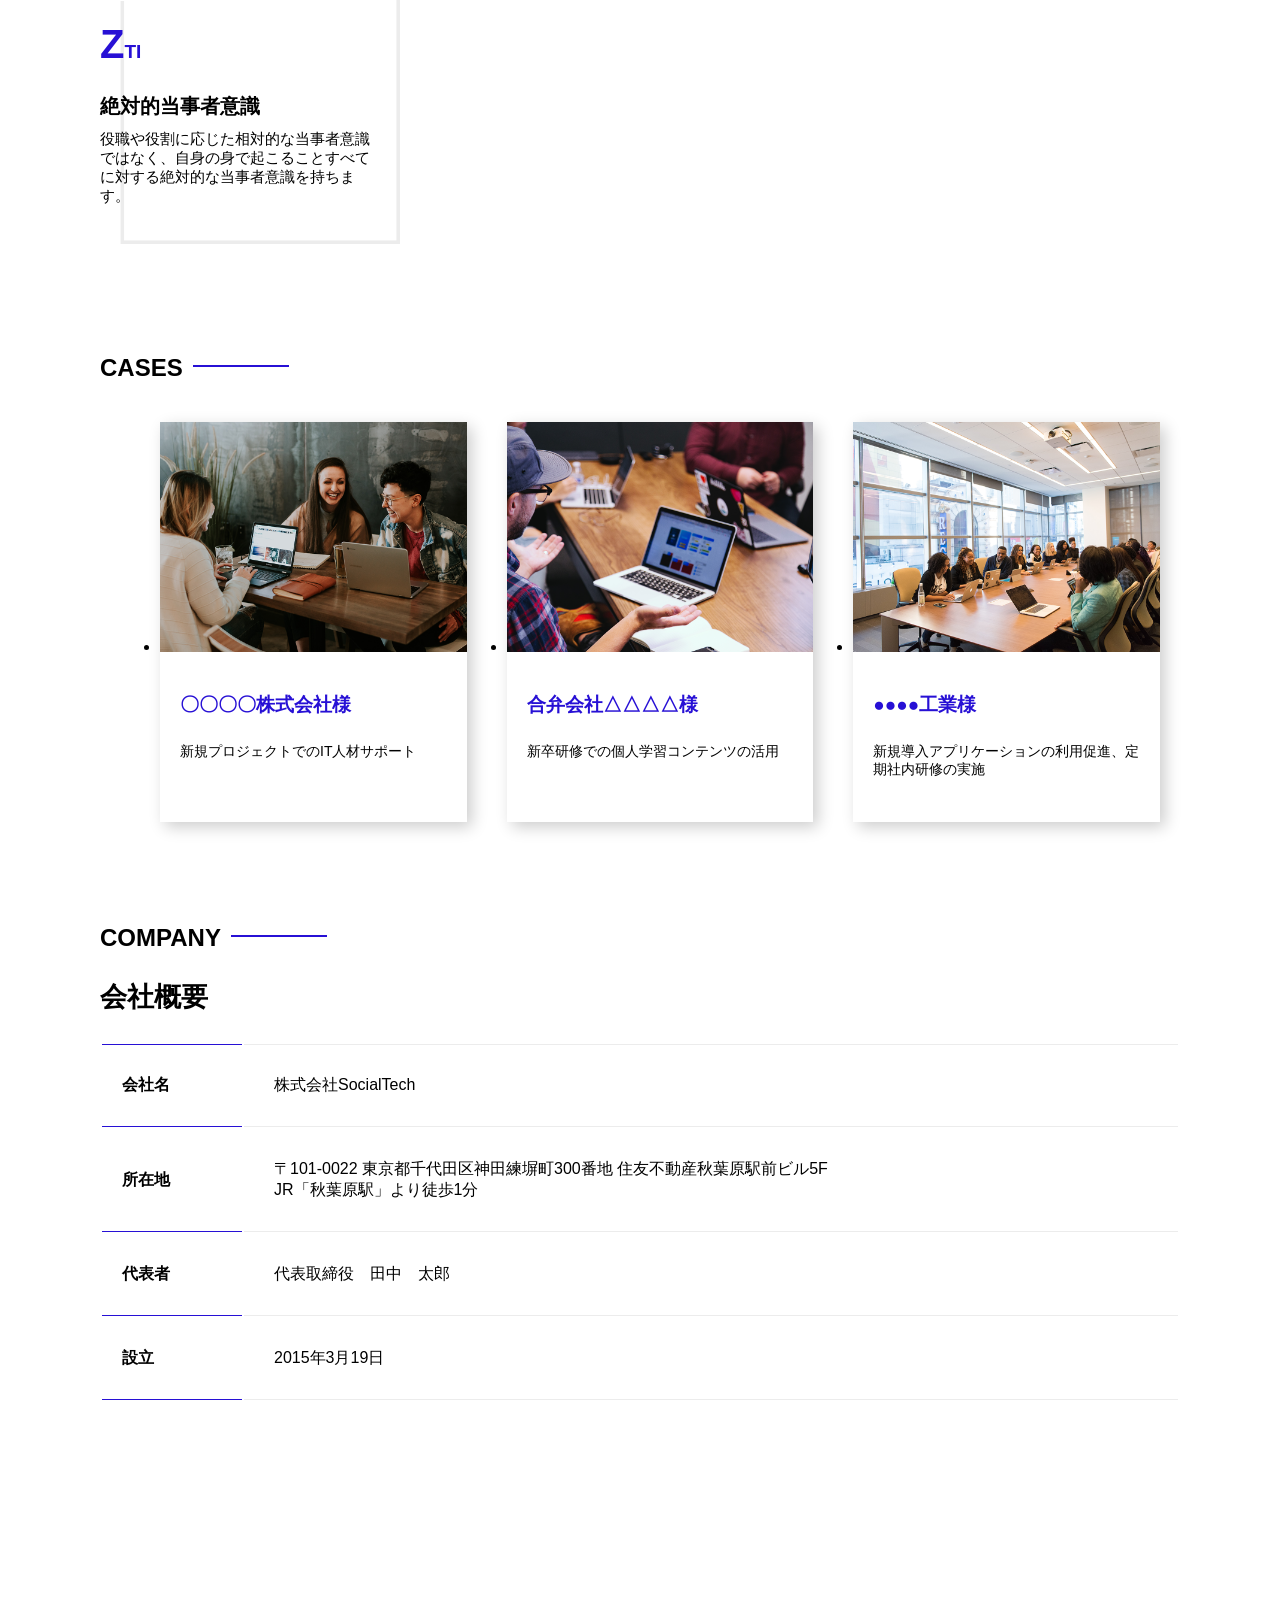
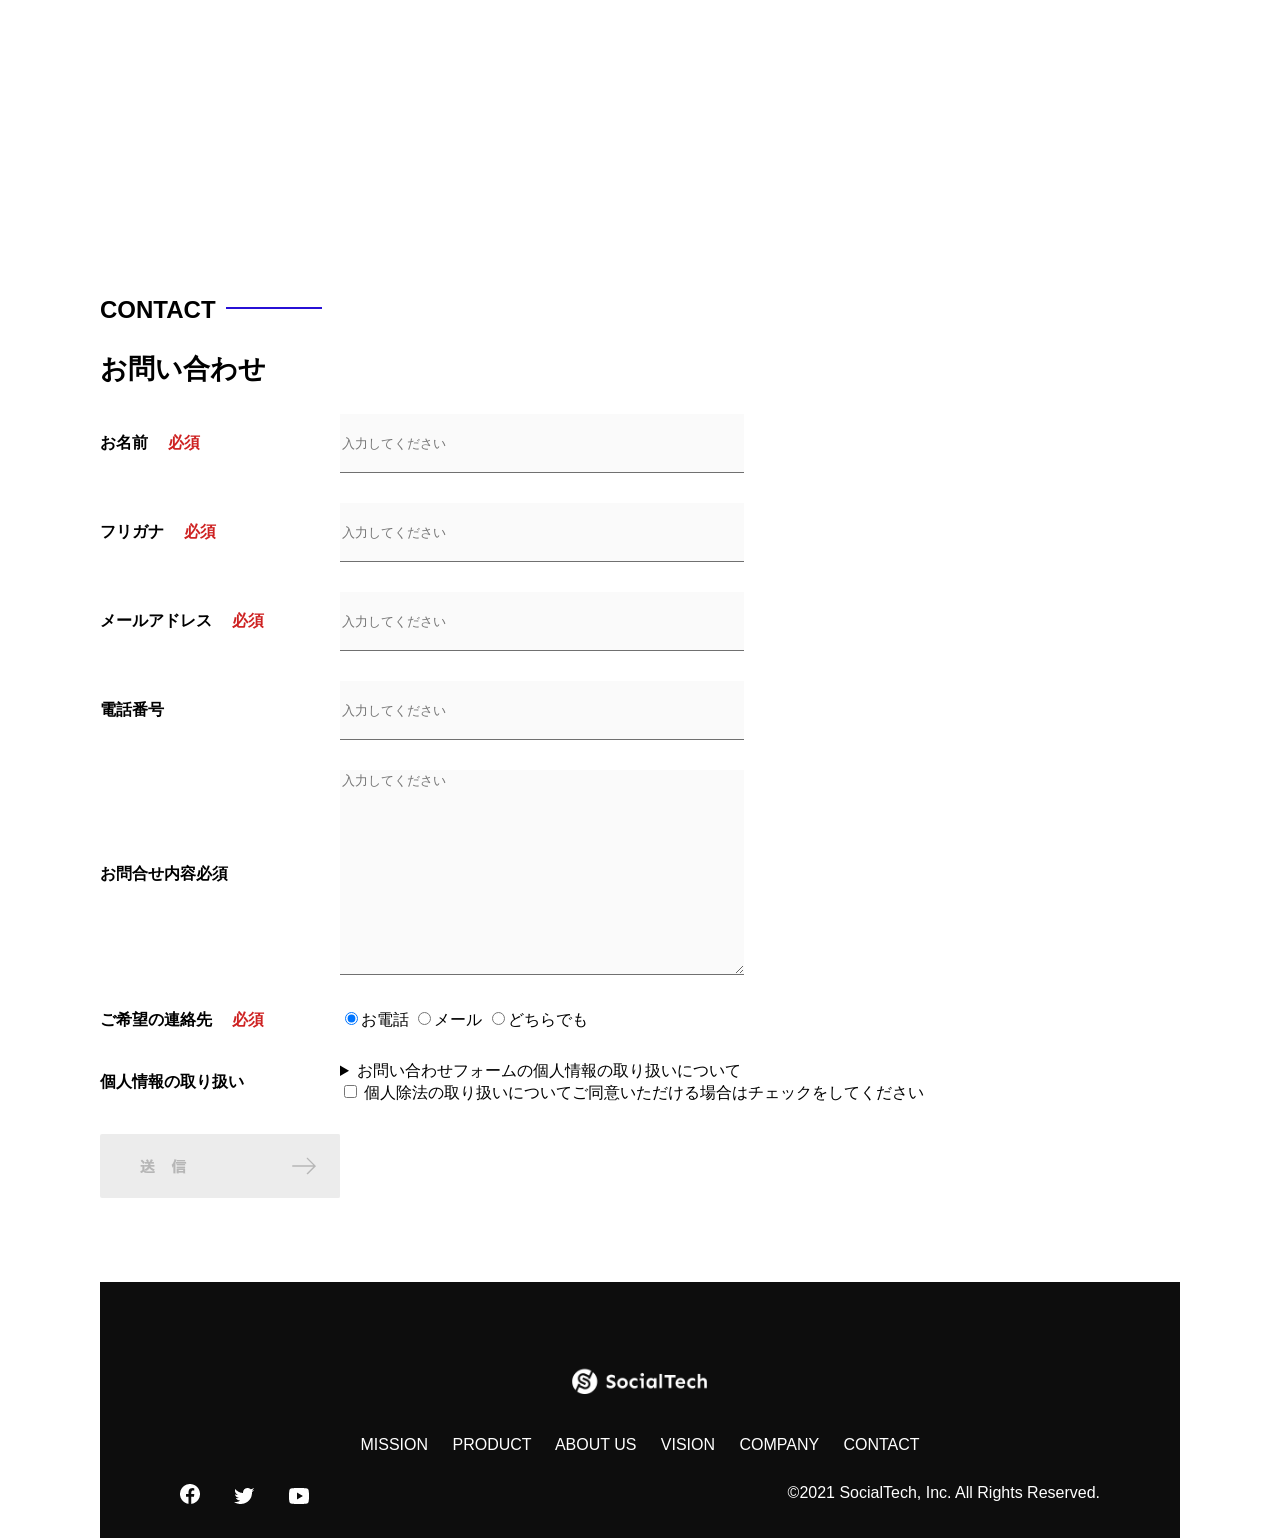
<file: socialtech/index.html>
<!DOCTYPE html>
<html>
    <head>
        <title>SocialTech</title>
        <meta charset="utf-8">
        <meta name="description" content="SocialTechはEdTech業界のリーディングカンパニーを目指します。">
        <meta name="viewpoint" content="width=device-width, initial-scale=1.0">
        <link rel="stylesheet" href="style.css">
    </head>
    <body>
        <!--======== 前略 ========-->

  <!-- ヘッダー -->
  <header>
    <!-- ロゴ -->
    <a href="index.html" id="logo"><img src="images/logo.png" alt="トップページに戻る"></a>

    <!-- PC用ナビゲーション -->
    <nav id="nav-pc">
      <a href="mission.html">MISSION</a>
      <a href="product.html">PRODUCT</a>
      <a href="index.html#aboutus">ABOUT US</a>
      <a href="index.html#vision">VISION</a>
      <a href="index.html#company">COMPANY</a>
      <a href="index.html#contact">CONTACT</a>
    </nav>
    <!-- スマホ用メニューボタン -->
    <img id="menu-sp" src="images/button-menu.png" alt="ナビゲーションを開く" onclick="document.getElementById('nav-sp').style.display = 'block'">

    <!-- スマホ用ナビゲーション -->
    <nav id="nav-sp" style="display: none;">
        <img id="close" src="images/button-close.png" alt="ナビゲーションを閉じる" onclick="document.getElementById('nav-sp').style.display = 'none'">
        <a id="logo-sp" href="index.html" onclick="document.getElementById('nav-sp').style.display = 'none'"><img src="images/logo-sp.png" alt="トップページに戻る"></a>
        <a class="menu" href="mission.html" onclick="document.getElementById('nav-sp').style.display = 'none'">MISSION</a>
        <a class="menu" href="product.html" onclick="document.getElementById('nav-sp').style.display = 'none'">PRODUCT</a>
        <a class="menu" href="index.html#aboutus" onclick="document.getElementById('nav-sp').style.display = 'none'">ABOUT
          US</a>
        <a class="menu" href="index.html#vision" onclick="document.getElementById('nav-sp').style.display = 'none'">VISION</a>
        <a class="menu" href="index.html#company" onclick="document.getElementById('nav-sp').style.display = 'none'">COMPANY</a>
        <a class="menu" href="index.html#contact" onclick="document.getElementById('nav-sp').style.display = 'none'">CONTACT</a>
        <div id="sns">
          <a href="https://www.facebook.com/sejuku2013"><img src="images/button-facebook.png" alt="Facebookのリンク"></a>
          <a href="https://twitter.com/samuraijuku"><img src="images/button-twitter.png" alt="Twitterのリンク"></a>
          <a href="https://www.youtube.com/channel/UCCFOQO5aDK0xXam4cUQXT8g"><img src="images/button-youtube.png" alt="YouTubeのリンク"></a>
        </div>
      </nav>
  </header>

<!--======== 後略 ========-->

        <main>
            <article>
                <section id="main-visual">
                    <div id="main-message">
                        <h1>WORLD PEACE</h1>
                        <p>IT教育で世界平和を実現する</p>
                    </div>
                    <img src="images/index/index-main.png" alt="PCの周りに集まる多国籍の仲間たち">
                </section>
                <!-- ミッション -->
                <section id="mission">
                    <h2 class="index-h2">MISSION</h2>
                    <div id="mission-flex">
                        <div>
                            <img id="mission-photo" src="images/index/index-mission.png" alt="屋外のベンチで写真を撮影する多国籍の仲間たち">
                            <h3>世界平和の実現</h3>
                            <p>
                                人類の悲願である世界平和。世界平和を脅かす様々な社会問題を解決するためには、イノベーションをどんどん起こしていく必要があります。SocialTechは、プログラミング教育を通してイノベーターを輩出することで、世界平和という大きなテーマに挑んでいきます。
                            </p>
                        </div>
                        <div>
                            <img id="s2dgs" src="images/index/s2dgs.png" alt="S2DGs">
                            <h3>S2DGsの実現</h3>
                            <p>
                                国連が掲げる「Sustainable Development Goals（持続可能な開発目標）」に含まれる17つのグローバル目標のうち、以下の5つの目標の実現をミッションとしてサービスを展開しています。    
                            </p>
                            <a href="mission.html">
                                <img src="images/button-more.png" alt="もっと見る">
                            </a>
                        </div>
                    </div>
                </section>
                <!-- プロダクト -->
                <section id="product">
                    <h2 class="index-h2">PRODUCT</h2>
                    <div>
                        <div id="product-left">
                            <div>
                                <img class="product-photo" src="images/index/index-mantoman.png" alt="PCでコードを書く男性">
                                <div class="product-explain">
                                    <span>MAN TO MAN</span>
                                    <h3>プログラミング教育</h3>
                                    <p>2013年より日本で唯一の専属講師によるマンツーマンのプログラミングレッスンを開始。AI/人工知能やウェブデザインの学習も可能です。</p>
                                </div>
                            </div>
                            <div>
                                <img class="product-photo" src="images/index/index-career.png" alt="笑顔で話し合う2人の男性">
                                <div class="product-explain">
                                    <span>CAREER</span>
                                    <h3>人材紹介事業</h3>
                                    <p>エンジニアへの転職に特化した履歴書や職務経歴書のアドバイスや面接対策を行い、豊富な求人の中から最適なキャリア選択を支援します。</p>
                                </div> 
                            </div>
                        </div>
                        <div id="product-right">
                            <div>
                                <img class="product-photo" src="images/index/index-media.png" alt="スマートフォンを操作する人">
                                <div class="product-explain">
                                    <span>MEDIA</span>
                                    <h3>プログラム学習メディア</h3>
                                    <p>月間200万人に読まれる日本最大級のプログラミング学習サイト「SocialTech Blog」やYouTubeチャンネルにて学習情報を発信しています。</p>
                                </div>
                            </div>
                            <div>
                                <img class="product-photo" src="images/index/index-b2b.png" alt="講演中の男性とそれをきく人々">
                                <div class="product-explain">
                                    <span>B2B</span>
                                    <h3>法人研修事業</h3>
                                    <p>社員のスキルアップ・資格取得・福利厚生を目的としたプログラミング法人研修。貴社の事業モデルに合わせた研修内容の提案を致します。</p>
                                </div>
                            </div>
                        </div>
                    </div>
                    <div>
                    <a id="product-more" href="product.html">
                        <img src="images/button-more.png" alt="もっと見る">
                    </a>
                    </div>
                </section>
                <section id="aboutus">
                    <h2 class="index-h2">ABOUTUS</h2>
                    <h3>3つの組織文化</h3>
                    <div>
                        <table class="culture-table">
                            <tr>
                                <td>
                                    <span class="culture-num">01</span>
                                </td>
                                <td>
                                    <span class="culture-en">FLEXIBLE</span>
                                    <span class="culture-jp">フレキシブル</span>
                                </td>
                            </tr>
                            <tr>
                                <td>

                                </td>
                                <td>
                                    <p class="culture-description">
                                        リモートワーク、フルフレックス、副業推奨など1人1人が最大限のパフォーマンスを発揮できる柔軟な働き方を促進しています。
                                    </p>
                                </td>
                            </tr>

                            <tr>
                                <td>
                                    <span class="culture-num">02</span>
                                </td>
                                <td>
                                    <span class="culture-en">TEAL</span>
                                    <span class="culture-jp">ティール</span>
                                </td>
                            </tr>
                            <tr>
                                <td>

                                </td>
                                <td>
                                    <p class="culture-description">
                                        会社全体を1つの生命体として捉え、お互いが深く結びついた一階層型
                                        組織として部署・チーム関係なく課題解決をできる組織を目指しています。
                                        </p>
                                </td>
                            </tr>

                            <tr>
                                <td>
                                    <span class="culture-num">03</span>
                                </td>
                                <td>
                                    <span class="culture-en">SELF REALIZATION</span>
                                    <span class="culture-jp">自己実現</span>
                                </td>
                            </tr>
                            <tr>
                                <td>

                                </td>
                                <td>
                                    <p class="culture-description">
                                        クオーター毎に経営・部署・個人ごとにOKRを設定し個人のキャリアと
                                        会社の目指す方向の軌道修正を行っております。
                                    </p>
                                </td>
                            </tr>

                        </table>
                        <img class="culture-img" src="images/index/index-aboutus1.png" alt="笑顔で話し合う2人の女性">
                    </div>
                    <img class="culture-img2" src="images/index/index-aboutus2.png" alt="笑顔で話し合う3人の男女">
                </section>
                <section id="vision">
                    <h2 class="index-h2">VISION</h2>
                    <h3>7つの行動指針</h3>
                    <div>
                      <div class="vision-box">
                        <img src="images/index/vision-01.png" alt="01">
                        <span>
                          <h4>CUSTOMER IS BOSS</h4>
                          <h5>あなたのボスは顧客である</h5>
                          <p>私たちは常にお客様志向で行動し、お客様を喜ばせ、期待値を超えた感動を提供することを大切にします。</p>
                        </span>
                      </div>
                       <div class="vision-box">
                         <img src="images/index/vision-02.png" alt="02">
                         <span>
                           <h4>MOVE FAST</h4>
                           <h5>早さは価値</h5>
                           <p>素早く試し、素早く実行することで新しい気付きや発見を見つけていきます。</p>
                         </span>
                       </div>
                       <div class="vision-box">
                         <img src="images/index/vision-03.png" alt="03">
                         <span>
                           <h4>IMPACT DRIVEN</h4>
                           <h5>作業するのは仕事ではない</h5>
                           <p>問題から考え、成果とは何かを考え続け、インパクトのある成果を生むために仕事をしていきます。</p>
                         </span>
                       </div>
                       <div class="vision-box">
                         <img src="images/index//vision-04.png" alt="04">
                         <span>
                           <h4>SAVE TIME, SAVE MONEY</h4>
                           <h5>浪費は命取りになる</h5>
                           <p>少ないコストでできる方法を考えます。お金だけでなく、人の時間をいただいている自覚を持ち、あらゆるリソースを有意義に活用します。</p>
                         </span>
                       </div>
                       <div class="vision-box">
                         <img src="images/index/vision-05.png" alt="05">
                         <span>
                           <h4>BE GENTLE</h4>
                           <h5>「優しくない」をなくす</h5>
                           <p>社会をすこしずつ優しくしていきます。自分、家族、同僚、顧客、他人、全ての人に優しくいることを心がけます。</p>
                         </span>
                       </div>
                       <div class="vision-box">
                         <img src="images/index/vision-06.png" alt="06">
                         <span>
                           <h4>ABC</h4>
                           <h5>当たり前の事をバカにせずにちゃんとやる</h5>
                           <p>礼儀、健康、嘘をつかない。当たり前の事が出来ているかを常に自問し、当たり前の基準を高く持って行動します。</p>
                         </span>
                       </div>
                       <div class="vision-box">
                         <img src="images/index/vision-07.png" alt="07">
                         <span>
                           <h4>ZTI</h4>
                           <h5>絶対的当事者意識</h5>
                           <p>役職や役割に応じた相対的な当事者意識ではなく、自身の身で起こることすべてに対する絶対的な当事者意識を持ちます。</p>
                         </span>
                       </div>
                    </div>
                  </section>

                <section id="cases">
                    <h2 class="index-h2">CASES</h2>
                    <ul>
                        <li class="case-card">
                            <img class="case-img" src="images/index/case-1.png" alt="仲良く語り合う3人">
                            <div class="case-info">
                                <h4 class="case-name">
                                    〇〇〇〇株式会社様
                                </h4>
                                <div class="case-content">
                                    新規プロジェクトでのIT人材サポート
                                </div>
                            </div>
                        </li>
                        <li class="case-card">
                            <img class="case-img" src="images/index/case-2.png" alt="PCでコンテンツを見る">
                            <div class="case-info">
                                <h4 class="case-name">
                                    合弁会社△△△△様
                                </h4>
                                <div class="case-content">
                                    新卒研修での個人学習コンテンツの活用
                                </div>
                            </div>
                        </li>
                        <li class="case-card">
                            <img class="case-img" src="images/index/case-3.png" alt="社内研修中の会議室">
                            <div class="case-info">
                                <h4 class="case-name">
                                    ●●●●工業様
                                </h4>
                                <div class="case-content">
                                    新規導入アプリケーションの利用促進、定期社内研修の実施
                                </div>
                            </div>
                        </li>
                    </ul>
                </section>


                  <section id="company">
                    <h2 class="index-h2">COMPANY</h2>
                    <h3>会社概要</h3>
                    <table id="company-table">
                        <tr>
                            <th class="tableheader-first">会社名</th>
                            <td class="cell-first">株式会社SocialTech</td>
                        </tr>
                        <tr>
                            <th class="tableheader">所在地</th>
                            <td class="cell">〒101-0022 東京都千代田区神田練塀町300番地 住友不動産秋葉原駅前ビル5F<br>JR「秋葉原駅」より徒歩1分</td>
                        </tr>
                        <tr>
                            <th class="tableheader">代表者</th>
                            <td class="cell">代表取締役　田中　太郎</td>
                        </tr>
                        <tr>
                            <th class="tableheader">設立</th>
                            <td class="cell">2015年3月19日</td>
                        </tr>
                    </table>
                    <iframe src="https://www.google.com/maps/embed?pb=!1m18!1m12!1m3!1d3240.06867811237!2d139.77207767570073!3d35.699927528946816!2m3!1f0!2f0!3f0!3m2!1i1024!2i768!4f13.1!3m3!1m2!1s0x60188fee13660e23%3A0x77137876edf742ac!2z5L2P5Y-L5LiN5YuV55Sj56eL6JGJ5Y6f6aeF5YmN44OT44Or!5e0!3m2!1sja!2sjp!4v1707296654779!5m2!1sja!2sjp" width="600" height="450" style="border:0;" allowfullscreen="" loading="lazy" referrerpolicy="no-referrer-when-downgrade"></iframe>
                  </section>
                  <!-- お問合せフォーム -->
                  <section id="contact">
                    <h2 class="index-h2">CONTACT</h2>
                    <h3>お問い合わせ</h3>
                    <form>
                        <div>
                            <div class="contact-heading">
                                <label class="contact-label">お名前<span class="contact-span">必須</span></label>
                            </div>
                            <div>
                                <input type="text" name="name" placeholder="入力してください" class="contact-textbox">
                            </div>
                        </div>

                        <div>
                            <div class="contact-heading">
                                <label class="contact-label">フリガナ<span class="contact-span">必須</span></label>
                            </div>
                            <div>
                                <input type="text" name="hurigana" placeholder="入力してください" class="contact-textbox">
                            </div>
                        </div>

                        <div>
                            <div class="contact-heading">
                                <label class="contact-label">メールアドレス<span class="contact-span">必須</span></label>
                            </div>
                            <div>
                                <input type="text" name="email" placeholder="入力してください" class="contact-textbox">
                            </div>
                        </div>

                        <div>
                            <div class="contact-heading">
                                <label class="contact-label">電話番号</label>
                            </div>
                            <div>
                                <input type="text" name="tel" placeholder="入力してください" class="contact-textbox">
                            </div>
                        </div>
                        <div>
                            <div class="contact-heading">
                                <label class="contact-label">お問合せ内容<span class=”contac-span">必須</span></label>
                            </div>
                            <div>
                                <textarea class="contact-textarea" placeholder="入力してください" name="message"></textarea>
                            </div>
                        </div>
                        <div>
                            <div class="contact-heading">
                                <label class="contact-label">ご希望の連絡先<span class="contact-span">必須</span></label>
                            </div>
                            <div>
                                <input class="radiobutton" type="radio" value="tel" name="contact" checked><label>お電話</label>
                                <input class="radiobutton" type="radio" value="mail" name="contact"><label>メール</label>
                                <input class="radiobutton" type="radio" value="both" name="contact"><label>どちらでも</label>
                            </div>
                        </div>
                        <div>
                            <div class="contact-heading">
                                <label class="contact-label">個人情報の取り扱い</label>
                            </div>
                            <div>
                                <details>
                                    <summary>お問い合わせフォームの個人情報の取り扱いについて</summary>
                                    <div>
                                        <span>１．組織の名称又は氏名</span><br>
                   株式会社SocialTech<br><br>
                   <span>２．個人情報保護管理者（若しくはその代理人）の氏名又は職名、所属及び連絡先
                     鈴木 一郎 コーポレート部</span><br>
                   メールアドレス：samurai@example.com<br>
                   TEL：03-1234-5678<br>
                   <span>３．個人情報の利用目的</span><br>
                   ・本サービス及び本サービスに関連する情報の提供又はそれらに関する連絡のため<br>
                   ・ユーザーの本人確認のため<br>
                   ・当社サービスのご案内のため<br>
                   ・当社の商品等の広告または宣伝（電子メールによるものを含むものとします。）<br><br>
                   <span>４．個人情報の取り扱い業務の委託</span><br>
                   個人情報の取扱業務の全部または一部を外部に業務委託する場合があります。<br>
                   その際、弊社は、個人情報を適切に保護できる管理体制を敷き実行していることを条件として<br>
                   委託先を厳選したうえで、機密保持契約を委託先と締結し、お客様の個人情報を厳密に管理させます。<br><br>
                   <span>５．個人情報の開示等の請求</span><br>
                   お客様は、弊社に対してご自身の個人情報の開示等（利用目的の通知、開示、内容の訂正・追加・削除、利用の停止または消去、第三者への提供の停止）に関して、当社問合わせ窓口に申し出ることができます。<br>
                   その際、弊社はお客様ご本人を確認させていただいたうえで、合理的な期間内に対応いたします。<br><br>
                   なお、個人情報に関する弊社問合わせ先は、次の通りです。<br><br>
                   株式会社SocialTech　個人情報問合せ窓口<br>
                   〒101-0022 東京都千代田区神田練塀町300番地 住友不動産秋葉原駅前ビル5F<br>
                   メールアドレス：samurai@example.com　TEL：03-1234-5678<br><br>
                   <span>６．個人情報を提供されることの任意性について</span><br><br>
                   お客様がご自身の個人情報を弊社に提供されるか否かは、お客様のご判断によりますが、もしご提供されない場合には、適切なサービスが提供できない場合がありますので予めご了承ください。
                                    </div>
                                </details>
                                <input type="checkbox" name="agree">
                                <span>個人除法の取り扱いについてご同意いただける場合はチェックをしてください</span>
                            </div>
                        </div>
                        <input type="image" src="images/button-submit.png" alt="送信する">
                    </form>
                  </section>
                </article>
              </main>
              <footer>
                <div id="footer-logo">
                    <img src="images/logo-sp.png" alt="SocialTech">
                </div>
                <div id="footer-link">
                    <a href="mission.html">MISSION</a>
                    <a href="product.html">PRODUCT</a>
                    <a href="index.html#aboutus">ABOUT US</a>
                    <a href="index.html#vision">VISION</a>
                    <a href="index.html#company">COMPANY</a>
                    <a href="index.html#contact">CONTACT</a>
                </div>
                <div id="sns-footer">
                    <a href="https://www.facebook.com/sejuku2013"><img src="images/button-facebook.png" alt="Facebookのリンク"></a>
                    <a href="https://twitter.com/samuraijuku"><img src="images/button-twitter.png" alt="Twitterのリンク"></a>
                    <a href="https://www.youtube.com/channel/UCCFOQO5aDK0xXam4cUQXT8g"><img src="images/button-youtube.png" alt="YouTubeのリンク"></a>
                    <span id="copyright">&copy;2021 SocialTech, Inc. All Rights Reserved.</span>
                </div>
              </footer>
            </body>
            
            </html>
</file>
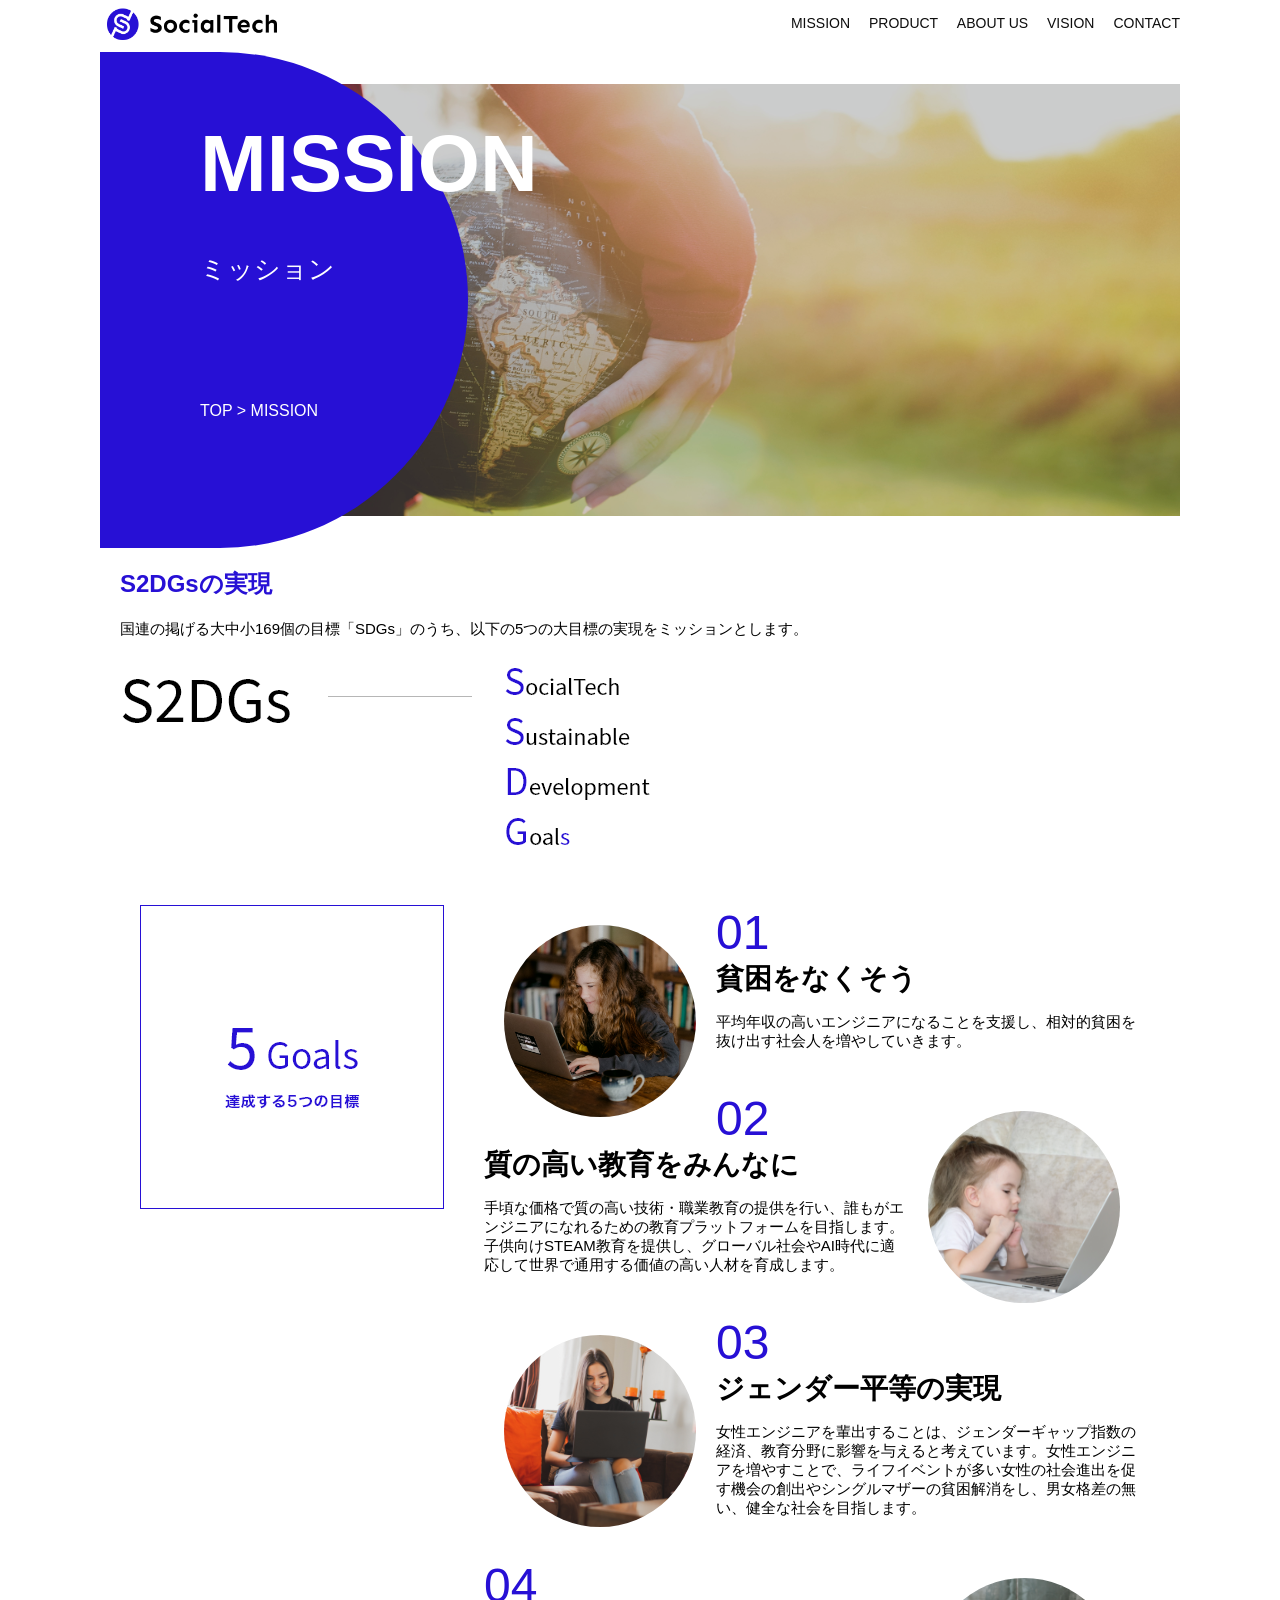
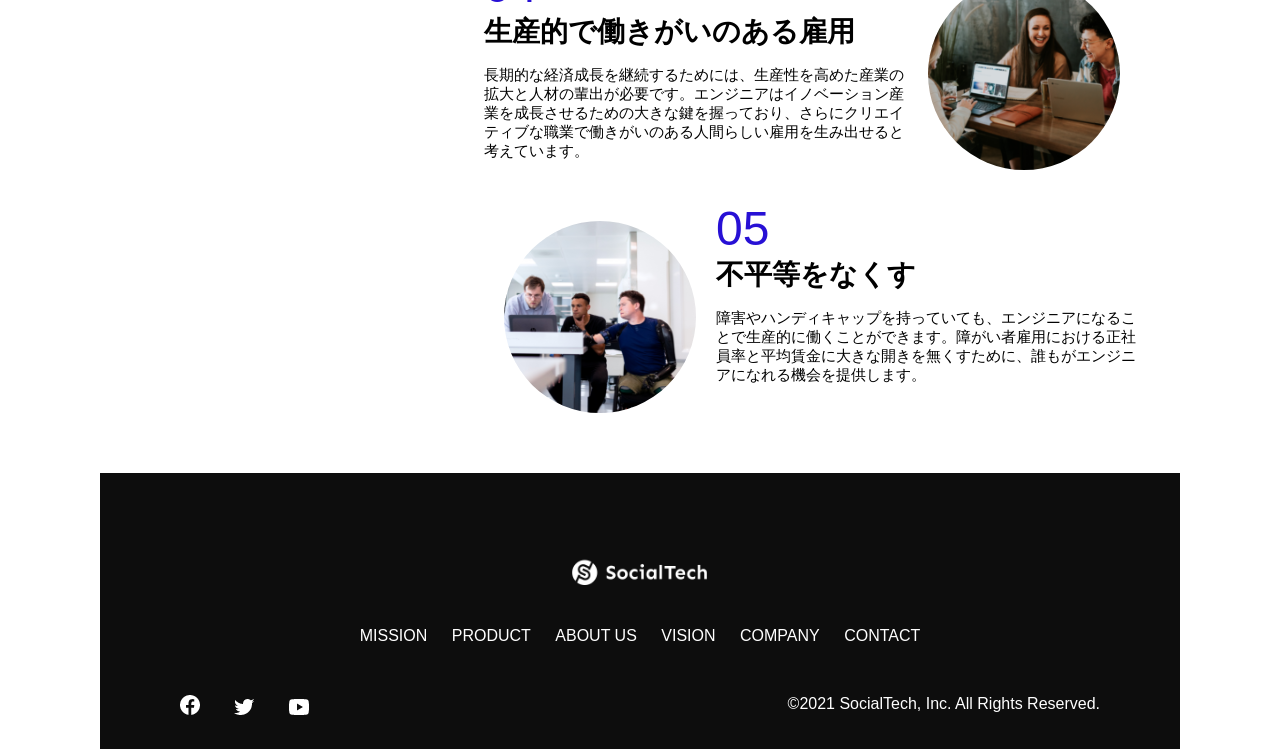
<file: kadaitutorialoutput/mission.html>
<!DOCTYPE html>
<html>
    <head>
        <title>Social-Tech - MISSION ミッション -</title>
        <meta charset="utf-8">
        <meta name="description" content="SocialTechが目指す5つの目標（S2DGs）を紹介します">
        <meta name="viewport" content="width=device-width, initial-scale=1.0">
    <link rel="stylesheet" href="style.css">
    </head>
    <body>
        <header>
            <!-- ロゴ -->
          <a href="index.html" id="logo"><img src="images/logo.png" alt="トップページに戻る"></a>  
        <!-- PC用ナビゲーション -->
          <nav id="nav-pc">
            <a href="mission.html">MISSION</a>
            <a href="product.html">PRODUCT</a>
            <a href="index.html#aboutus">ABOUT US</a>
            <a href="index.html#vision">VISION</a>
            <a href="index.html#contact">CONTACT</a>
        </nav>
        <!-- スマホ用メニューボタン -->
        <img id="menu-sp" src="images/button-menu.png" alt="ナビゲーションを開く" onclick="document.getElementById('nav-sp').style.display = 'block'">

        <!-- スマホ用ナビゲーション -->
        <nav id="nav-sp">
          <img id="close" src="images/button-close.png" alt="ナビゲーションを閉じる" onclick="document.getElementById('nav-sp').style.display = 'none'">
          <a id="logo-sp" href="index.html" onclick="document.getElementById('nav-sp').style.display = 'none'"><img
              src="images/logo-sp.png" alt="トップページに戻る"></a>
          <a class="menu" href="mission.html" onclick="document.getElementById('nav-sp').style.display = 'none'">MISSION</a>
          <a class="menu" href="product.html" onclick="document.getElementById('nav-sp').style.display = 'none'">PRODUCT</a>
          <a class="menu" href="index.html#aboutus" onclick="document.getElementById('nav-sp').style.display = 'none'">ABOUT
            US</a>
          <a class="menu" href="index.html#vision"
            onclick="document.getElementById('nav-sp').style.display = 'none'">VISION</a>
          <a class="menu" href="index.html#company"
            onclick="document.getElementById('nav-sp').style.display = 'none'">COMPANY</a>
          <a class="menu" href="index.html#contact"
            onclick="document.getElementById('nav-sp').style.display = 'none'">CONTACT</a>
          <div id="sns">
            <a href="https://www.facebook.com/sejuku2013"><img src="images/button-facebook.png" alt="Facebookのリンク"></a>
            <a href="https://twitter.com/samuraijuku"><img src="images/button-twitter.png" alt="Twitterのリンク"></a>
            <a href="https://www.youtube.com/channel/UCCFOQO5aDK0xXam4cUQXT8g"><img src="images/button-youtube.png" alt="YouTubeのリンク"></a>
          </div>
        </nav>
        </header>
        <main>
            <section id="mission-main">
                <div id="mission-title">
                    <h1>MISSION</h1>
                    <span>ミッション</span>
                    <div>TOP > MISSION</div>
                </div>
            </section>
            <section id="mission-s2dgs">
                <h2 class="mission-h2">S2DGsの実現</h2>
                <p>国連の掲げる大中小169個の目標「SDGs」のうち、以下の5つの大目標の実現をミッションとします。</p>
                <img src="images/mission/mission-s2dgs.png" alt="S2DGs">
            </section>
            <section id="mission-5goals">
                <div>
                    <img id="s2dgs-image" src="images/mission/mission-5goals.png" alt="5Goals">
                </div>
                <div>
                    <div>
                        <img class="fivegoals-image-left" src="images/mission/mission-5goals01.png" alt="PCを操作する女の子">
                        <span class="fivegoals-number">01</span>
                        <h3 class="fivegoals-h3">貧困をなくそう</h3>
                        <p class="fivegoals-p">
                            平均年収の高いエンジニアになることを支援し、相対的貧困を抜け出す社会人を増やしていきます。
                        </p>
                    </div>
                    <div>
                        <img class="fivegoals-image-right" src="images/mission/mission-5goals02.png" alt="PCを見つめる小さい女の子">
                        <span class="fivegoals-number">02</span>
                        <h3 class="fivegoals-h3">質の高い教育をみんなに</h3>
                        <p class="fivegoals-p">
                            手頃な価格で質の高い技術・職業教育の提供を行い、誰もがエンジニアになれるための教育プラットフォームを目指します。子供向けSTEAM教育を提供し、グローバル社会やAI時代に適応して世界で通用する価値の高い人材を育成します。
                        </p>
                    </div>
                    <div>
                        <img class="fivegoals-image-left" src="images/mission/mission-5goals03.png" alt="PCを操作する女性">
                        <span class="fivegoals-number">03</span>
                        <h3 class="fivegoals-h3">ジェンダー平等の実現</h3>
                        <p class="fivegoals-p">
                            女性エンジニアを輩出することは、ジェンダーギャップ指数の経済、教育分野に影響を与えると考えています。女性エンジニアを増やすことで、ライフイベントが多い女性の社会進出を促す機会の創出やシングルマザーの貧困解消をし、男女格差の無い、健全な社会を目指します。
                        </p>
                    </div>
                    <div>
                        <img class="fivegoals-image-right" src="images/mission/mission-5goals04.png" alt="笑顔で話し合う3人の男女">
                        <span class="fivegoals-number">04</span>
                        <h3 class="fivegoals-h3">生産的で働きがいのある雇用</h3>
                        <p class="fivegoals-p">
                            長期的な経済成長を継続するためには、生産性を高めた産業の拡大と人材の輩出が必要です。エンジニアはイノベーション産業を成長させるための大きな鍵を握っており、さらにクリエイティブな職業で働きがいのある人間らしい雇用を生み出せると考えています。
                        </p>
                    </div>
                    <div>
                        <img class="fivegoals-image-left" src="images/mission/mission-5goals05.png" alt="障害を持つ男性が生き生きと働く様子">
                        <span class="fivegoals-number">05</span>
                        <h3 class="fivegoals-h3">不平等をなくす</h3>
                        <p class="fivegoals-p">
                            障害やハンディキャップを持っていても、エンジニアになることで生産的に働くことができます。障がい者雇用における正社員率と平均賃金に大きな開きを無くすために、誰もがエンジニアになれる機会を提供します。
                        </p>
                    </div>
                </div>
            </section>
        </main>
        <footer>
            <div id="footer-logo">
                <img src="images/logo-sp.png" alt="SocialTech">
            </div>
            <div id="footer-link">
                <a href="mission.html">MISSION</a>
                <a href="product.html">PRODUCT</a>
                <a href="index.html#aboutus">ABOUT US</a>
                <a href="index.html#vision">VISION</a>
                <a href="index.html#company">COMPANY</a>
                <a href="index.html#contact">CONTACT</a>
            </div>
            <div id="sns-footer">
                <a href="https://www.facebook.com/sejuku2013"><img src="images/button-facebook.png" alt="Facebookのリンク"></a>
                <a href="https://twitter.com/samuraijuku"><img src="images/button-twitter.png" alt="Twitterのリンク"></a>
                <a href="https://www.youtube.com/channel/UCCFOQO5aDK0xXam4cUQXT8g"><img src="images/button-youtube.png" alt="YouTubeのリンク"></a>
                <span id="copyright">&copy;2021 SocialTech, Inc. All Rights Reserved.</span>
            </div>
        </footer>
    </body>
</html>
</file>
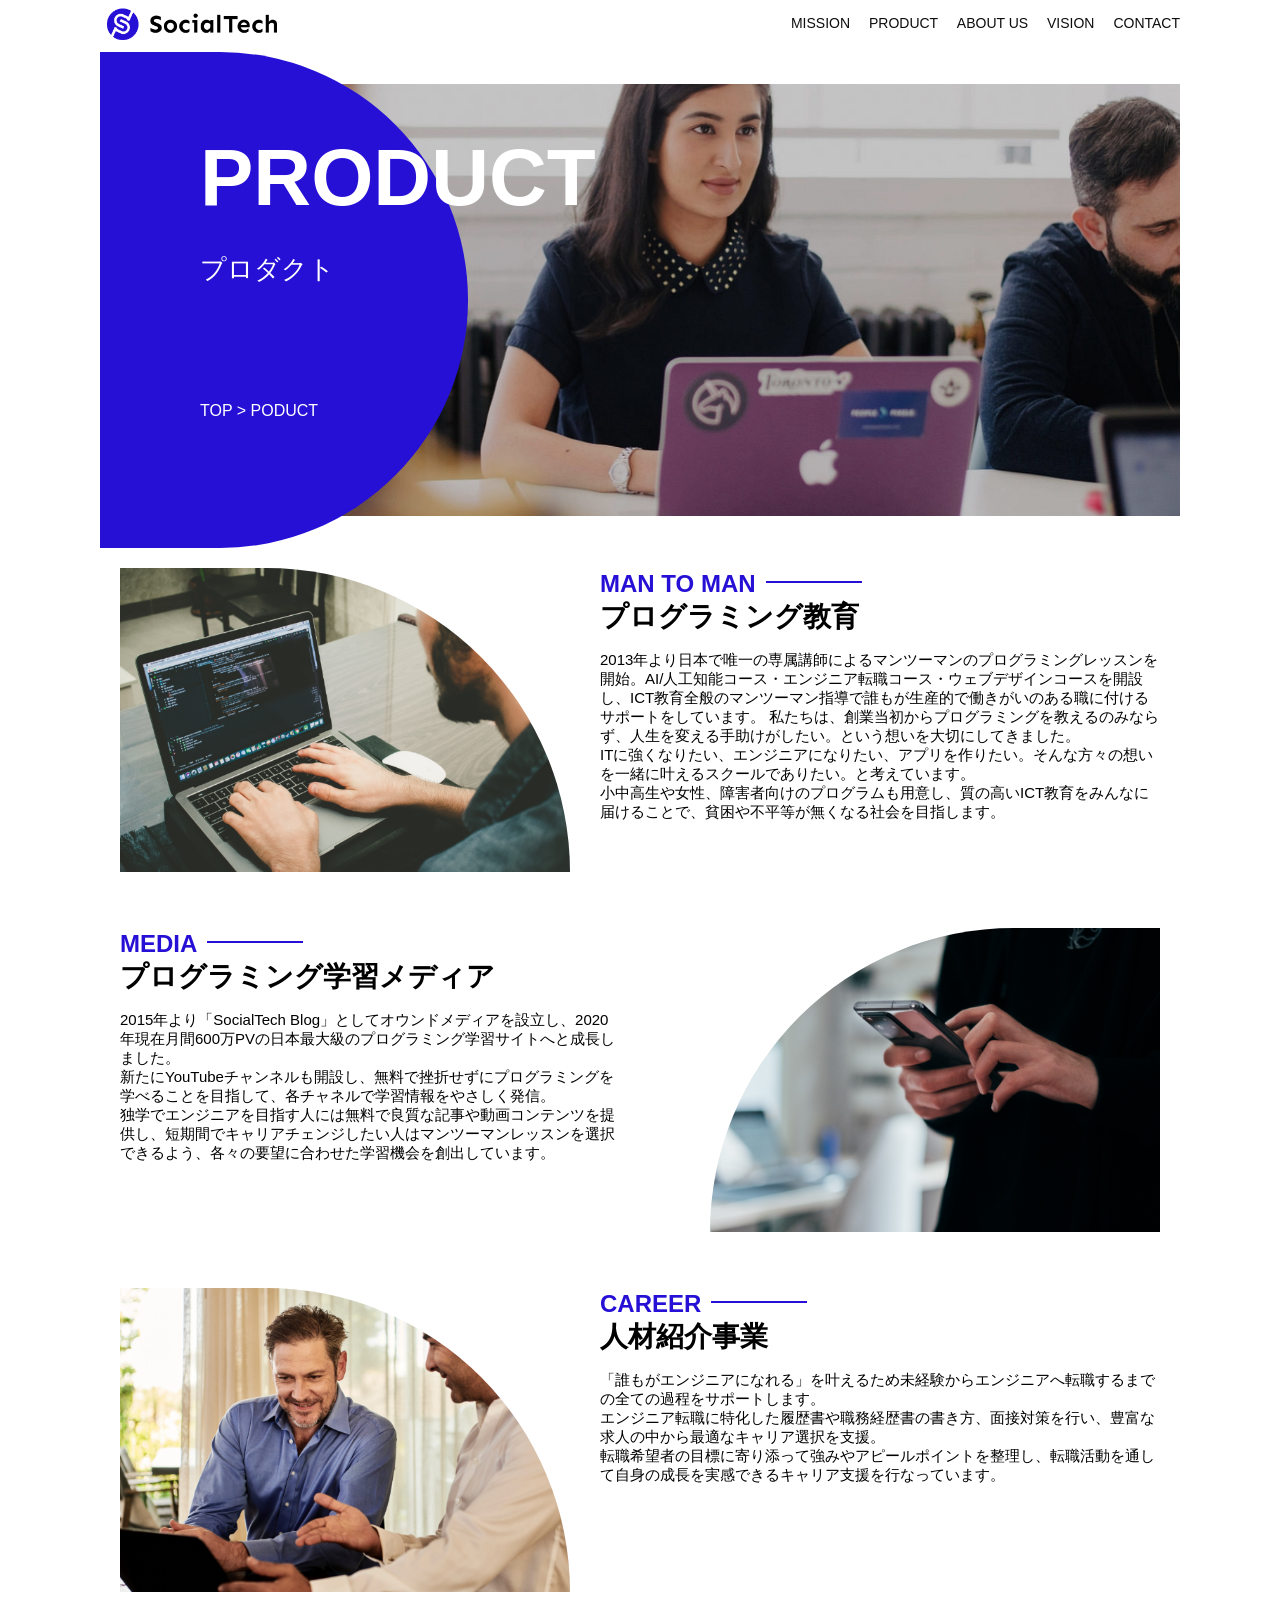
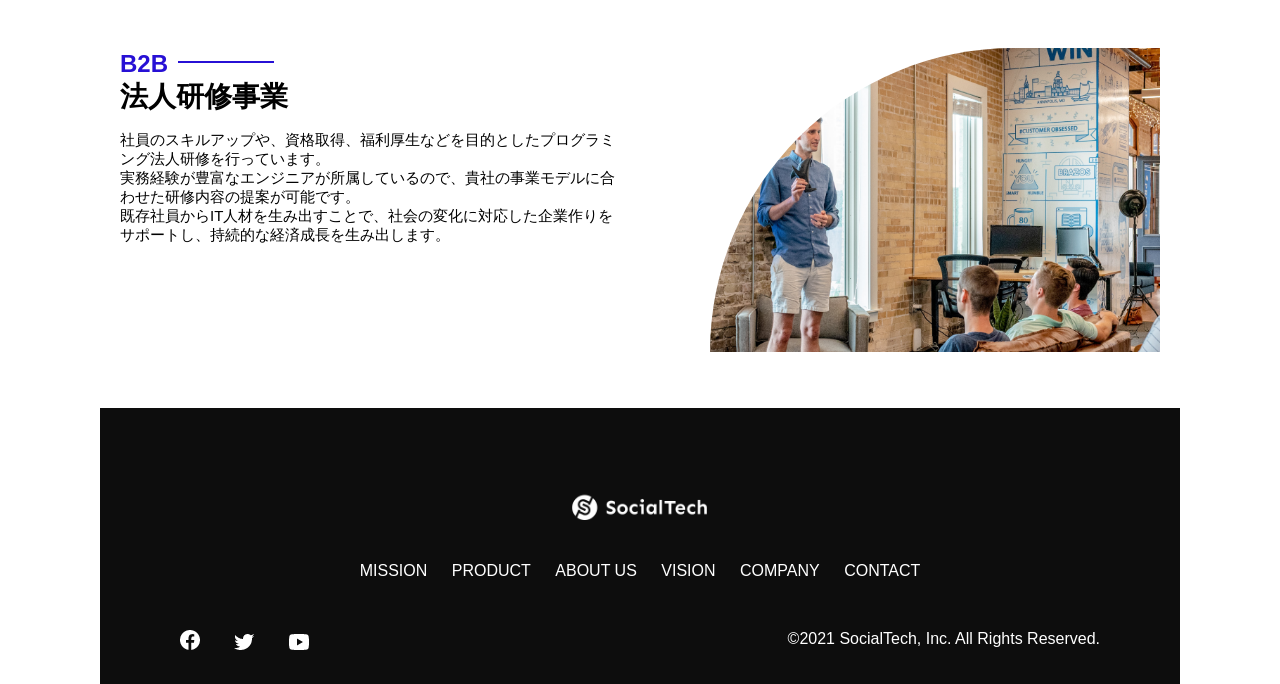
<file: kadaitutorialoutput/product.html>
<!DOCTYPE html>
<html>
    <head>
        <title>Social-Tech - PRODUCT プロダクト -</title>
        <meta charset="utf-8">
        <meta name="description" content="SocialTechの4つのプロダクトを紹介します">
        <meta name="viewport" content="width=device-width, initial-scale=1.0">
    <link rel="stylesheet" href="style.css">
    </head>
    <body>
        <header>
             <!-- ロゴ -->
          <a href="index.html" id="logo"><img src="images/logo.png" alt="トップページに戻る"></a>  
          <!-- PC用ナビゲーション -->
            <nav id="nav-pc">
              <a href="mission.html">MISSION</a>
              <a href="product.html">PRODUCT</a>
              <a href="index.html#aboutus">ABOUT US</a>
              <a href="index.html#vision">VISION</a>
              <a href="index.html#contact">CONTACT</a>
          </nav>
          <!-- スマホ用メニューボタン -->
          <img id="menu-sp" src="images/button-menu.png" alt="ナビゲーションを開く" onclick="document.getElementById('nav-sp').style.display = 'block'">
  
          <!-- スマホ用ナビゲーション -->
          <nav id="nav-sp">
            <img id="close" src="images/button-close.png" alt="ナビゲーションを閉じる" onclick="document.getElementById('nav-sp').style.display = 'none'">
            <a id="logo-sp" href="index.html" onclick="document.getElementById('nav-sp').style.display = 'none'"><img
                src="images/logo-sp.png" alt="トップページに戻る"></a>
            <a class="menu" href="mission.html" onclick="document.getElementById('nav-sp').style.display = 'none'">MISSION</a>
            <a class="menu" href="product.html" onclick="document.getElementById('nav-sp').style.display = 'none'">PRODUCT</a>
            <a class="menu" href="index.html#aboutus" onclick="document.getElementById('nav-sp').style.display = 'none'">ABOUT
              US</a>
            <a class="menu" href="index.html#vision"
              onclick="document.getElementById('nav-sp').style.display = 'none'">VISION</a>
            <a class="menu" href="index.html#company"
              onclick="document.getElementById('nav-sp').style.display = 'none'">COMPANY</a>
            <a class="menu" href="index.html#contact"
              onclick="document.getElementById('nav-sp').style.display = 'none'">CONTACT</a>
            <div id="sns">
              <a href="https://www.facebook.com/sejuku2013"><img src="images/button-facebook.png" alt="Facebookのリンク"></a>
              <a href="https://twitter.com/samuraijuku"><img src="images/button-twitter.png" alt="Twitterのリンク"></a>
              <a href="https://www.youtube.com/channel/UCCFOQO5aDK0xXam4cUQXT8g"><img src="images/button-youtube.png" alt="YouTubeのリンク"></a>
            </div>
          </nav>
        </header>
        <main>
            <article>   
                <section id="product-main">
                    <div id="product-title">
                        <h1>PRODUCT</h1>
                        <span>プロダクト</span>
                        <div>TOP > PODUCT</div>
                    </div>
                </section>
                <section class="product-section1">
                  <img src="images/product/product-mantoman.png" alt="PCでコードを書く男性">
                  <div>
                    <h2 class="product-h2">MAN TO MAN</h2>
                    <h3 class="product-h3">プログラミング教育</h3>
                    <p>
                      2013年より日本で唯一の専属講師によるマンツーマンのプログラミングレッスンを開始。AI/人工知能コース・エンジニア転職コース・ウェブデザインコースを開設し、ICT教育全般のマンツーマン指導で誰もが生産的で働きがいのある職に付けるサポートをしています。
             私たちは、創業当初からプログラミングを教えるのみならず、人生を変える手助けがしたい。という想いを大切にしてきました。<br>ITに強くなりたい、エンジニアになりたい、アプリを作りたい。そんな方々の想いを一緒に叶えるスクールでありたい。と考えています。<br>小中高生や女性、障害者向けのプログラムも用意し、質の高いICT教育をみんなに届けることで、貧困や不平等が無くなる社会を目指します。
                    </p>
                  </div>
                </section>
                <section class="product-section2">
                  <div>
                    <h2 class="product-h2">MEDIA</h2>
                    <h3 class="product-h3">プログラミング学習メディア</h3>
                    <p>
                      2015年より「SocialTech
                      Blog」としてオウンドメディアを設立し、2020年現在月間600万PVの日本最大級のプログラミング学習サイトへと成長しました。<br>新たにYouTubeチャンネルも開設し、無料で挫折せずにプログラミングを学べることを目指して、各チャネルで学習情報をやさしく発信。<br>独学でエンジニアを目指す人には無料で良質な記事や動画コンテンツを提供し、短期間でキャリアチェンジしたい人はマンツーマンレッスンを選択できるよう、各々の要望に合わせた学習機会を創出しています。
                   </p>
                  </div>
                  <img src="images/product/product-media.png" alt="スマートフォンを操作する人">
                </section>
                <section class="product-section1">
                  <img src="images/product/product-career.png" alt="笑顔で話し合う2人の男性">
                  <div>
                    <h2 class="product-h2">CAREER</h2>
                    <h3 class="product-h3">人材紹介事業</h3>
                    <p>
                      「誰もがエンジニアになれる」を叶えるため未経験からエンジニアへ転職するまでの全ての過程をサポートします。<br>エンジニア転職に特化した履歴書や職務経歴書の書き方、面接対策を行い、豊富な求人の中から最適なキャリア選択を支援。<br>転職希望者の目標に寄り添って強みやアピールポイントを整理し、転職活動を通して自身の成長を実感できるキャリア支援を行なっています。<br>
                    </p>
                  </div>
                </section>
                <section class="product-section2">
                  <div>
                    <h2 class="product-h2">B2B</h2>
                    <h3 class="product-h3">法人研修事業</h3>
                    <p>
                      社員のスキルアップや、資格取得、福利厚生などを目的としたプログラミング法人研修を行っています。<br>実務経験が豊富なエンジニアが所属しているので、貴社の事業モデルに合わせた研修内容の提案が可能です。<br>既存社員からIT人材を生み出すことで、社会の変化に対応した企業作りをサポートし、持続的な経済成長を生み出します。
                    </p>
                  </div>
                  <img src="images/product/product-b2b.png" alt="講演中の男性とそれを聴く人々">
                </section>
            </article>
        </main>
        <footer>
            <div id="footer-logo">
                <img src="images/logo-sp.png" alt="SocialTech">
            </div>
            <div id="footer-link">
                <a href="mission.html">MISSION</a>
                <a href="product.html">PRODUCT</a>
                <a href="index.html#aboutus">ABOUT US</a>
                <a href="index.html#vision">VISION</a>
                <a href="index.html#company">COMPANY</a>
                <a href="index.html#contact">CONTACT</a>
            </div>
            <div id="sns-footer">
                <a href="https://www.facebook.com/sejuku2013"><img src="images/button-facebook.png" alt="Facebookのリンク"></a>
                <a href="https://twitter.com/samuraijuku"><img src="images/button-twitter.png" alt="Twitterのリンク"></a>
                <a href="https://www.youtube.com/channel/UCCFOQO5aDK0xXam4cUQXT8g"><img src="images/button-youtube.png" alt="YouTubeのリンク"></a>
                <span id="copyright">&copy;2021 SocialTech, Inc. All Rights Reserved.</span>
            </div>
        </footer>   
    </body>
</html>
</file>
<file: kadaitutorialoutput/style.css>
/* pcスマホ共通スタイル */

body {
    font-family: "Source Sans Pro", "Hiragino Kaku Gothic ProN", Meiryo, Arial, sans-serif;
}
p {
    font-size: 15px;
}

/* pc用のスタイル */
@media screen and (min-width: 768px){    
body {
    max-width: 1080px;
    min-width: 960px;
    margin: 0 auto 0 auto;
}
header {
    display: flex;
    justify-content: space-between;
}
#nav-pc {
    text-align: right;
    font-size: 14px;
    padding-top: 15px;
}

#nav-pc > a {
    text-decoration: none;
    margin-left: 15px;
}
#nav-pc > a:link {
    color: #0d0d0d;
}
#nav-pc > a:visited {
    color: #0d0d0d;
}
#nav-pc > a:hover {
    color: #0d0d0d;
    text-decoration: underline;
}
#nav-pc > a:active {
    color: #0d0d0d;
}
#nav-sp,#menu-sp {
    display: none;
}

#main-visual {
    position: relative;
    height: 400px;
}
#main-message {
    position: absolute;
    top: 0;
    left: 0;
    background-color: #2710d5;
    color: #ffffff;
    border-radius: 0 0 476px 0;
    max-width: 620px;
    height: 100%;
    width: 100%;
    z-index: 11;
}
#main-message > h1 {
    font-size: 60px;
    font-weight: bold;
    margin: 100px 0 0 50px;
}
#main-message > p {
    font-size: 28px;
    margin: 0 0 0 50px;
}
#main-visual > img {
    max-width: 620px;
    border-radius: 476px 0 0 0;
    position: absolute;
    top: 0;
    right: 0;
    z-index: 10;
}
h2 {
    margin: 40px 0 0 0 0;
}
h2::after {
    content: url("images/line.png");
    margin-left: 10px;
}
h3 {
    font-size: 27px;
}
#mission {
    margin: 80px auto 80px auto;
    width: 100%;
}
#mission-flex {
    width: 100%;
    display: flex;
    ;
}
#mission-flex >div {
    width: 50%;
    margin: 20px;
}
#mission-photo {
    width: 100%;
}
#s2dgs {
    margin-top: 50px;
    width: 100%;
}
#product {
    background-color: #fafafa;
    margin: 80px 0 80px 0;
    padding: 10px 40px 0 40px;
}
#product > div {
    margin-top: 40px;
    display: flex;
}
#product-left {
    width: 50%;
    margin: 20px;
}
#product-right {
    width: 50%;
    margin: 20px;
    margin-top: 80px;
}
#product-left > div {
    position: relative;
    height: 480px;
    margin-right: 20px;
}
#product-right > div {
    position: relative;
    height: 480px;
    margin-left: 20px;

}
.product-photo {
    width: 100%;
}
.product-explain {
    background-color: #ffffff;
    position: absolute;
    top: 280px;
    left: 0;
    margin: 0 40px 0 40px;
    padding: 20px;
    box-shadow: 5px 5px 10px rgba(0, 0, 0, 0.05);
}
.product-explain > span {
    color: #2710d5;
    font-weight: bold;
    font-size: 16px;
    margin: 0;
}
.product-explain >h3 {
    font-size: 20px;
    margin: 5px 0 5px 0;
}
.product-explain > p {
    font-size: 14px;
    margin: 0;
}
#product-more {
    margin: 0 auto -42px auto;
}
#aboutus {
    margin: 80px auto 80px auto;
}
#aboutus > div {
    display: flex;
}
.culture-img {
    width: 100%;
    align-self: flex-start;
}
.culture-img2 {
    margin-top: 50px;
    width: 100%;
}
.culture-table {
    margin-right: 50px;
}
.culture-num {
    font-size: 80px;
    color: #2710d5;
    margin-right: 20px;
}
.culture-en {
    color: #2710d5;
    font-weight: bold;
    font-size: 24px;
    display: block;
}
.culture-jp {
    font-size: 28px;
    font-weight: bold;
}
.culture-description {
    margin: 0;
}
#vision {
    margin: 80px auto 80px auto;
}
#vision > div {
    width: 100%;
    display: flex;
    justify-content: space-between;
    flex-wrap: wrap;
}
.vision-box {
    width: 300px;
    height: 300px;
    margin-bottom: 30px;
    position: relative;
}
.vision-box > img {
    width: 100%;
    height: auto;
    position: absolute;
    top: 0;
    left: 0;
    z-index: 30;
}
.vision-box > span {
    position: absolute;
    top: 0;
    left: 0;
    z-index: 31;
    margin-right: 20px;
}
.vision-box > span > h4 {
    color: #2710d5;
    font-size: 19px;
    margin-top: 80px;
}
.vision-box > span > h4::first-letter {
    font-size: 40px;
}
.vision-box > span > h5 {
    font-size: 20px;
    margin: 0;
}
.vision-box > span > p {
    margin-top: 10px;
}
#company {
    margin: 80px auto 80px auto;
}
#company-table {
    width: 100%;
}
.tableheader {
    text-align: left;
    padding: 20px;
    border-bottom-color: #2710d5;
    border-bottom-width: 1px;
    border-bottom-style: solid;
    width: 100px;
}
.tableheader-first {
    text-align: left;
    padding: 20px;
    border-bottom-color: #2710d5;
    border-bottom-width: 1px;
    border-bottom-style: solid;
    border-top-color: #2710d5;
    border-top-width: 1px;
    border-top-style: solid;
    width: 100px;
}
.cell {
    padding: 30px;
    border-bottom-color: #ececec;
    border-bottom-width: 1px;
    border-bottom-style: solid;
}
.cell-first {
    padding: 30px;
    border-bottom-color: #ececec;
    border-bottom-width: 1px;
    border-bottom-style: solid;
    border-top-color: #ececec;
    border-top-width: 1px;
    border-top-style: solid;
}
#company > iframe {
    width: 100%;
    height: 368px;
    margin-top: 40px;
}
#contact {
    margin: 80px auto 80px auto;
}
#contact > form > div {
    display: flex;
    flex-direction: row;
    flex-wrap: wrap;
    padding-bottom: 30px;
}
.contact-heading {
    width: 240px;
    align-self: center;
}
.contact-label {
    font-weight: bold;
}
.contact-span {
    color: #ce2222;
    margin-left: 20px;
    font-weight: bold;
}
.contact-textbox {
    border-top: 0;
    border-left: 0;
    border-right: 0;
    border-bottom-width: 1px;
    border-bottom-style: solid;
    background-color: #fafafa;
    width: 400px;
    height: 56px;
}
.contact-textarea {
    border-top: 0;
    border-left: 0;
    border-right: 0;
    border-bottom-width: 1px;
    border-bottom-color: #707070;
    border-bottom-style: solid;
    background-color: #fafafa;
    width: 400px;
    height: 200px;
}
details {
    width: 700px;
}
details > div {
    background-color: #fafafa;
    padding: 20px;
}
details > div > span {
    font-weight: bold;
}
footer {
    background-color: #0d0d0d;
    text-align: center;
    padding: 80px 80px 30px 80px;
}
#footer-logo {
    margin-bottom: 30px;
}
#footer-link {
    margin-bottom: 50px;
}
#footer-link > a {
    text-decoration: none;
    margin: 10px;
}
#footer-link > a:link {
    color: #ffffff;   
}
#footer-link > a:visited {
    color: #ffffff;
}
#footer-link > a:hover {
    color: #ffffff;
    text-decoration: underline;
}
#footer-link > a:active {
    color: #ffffff;
}
#sns-footer {
    text-align: left;
    width: 100%;
}
#sns-footer > a {
    margin-right: 30px;
}
#copyright {
    color: #ffffff;
    float: right;
}
/* ミッションのHTML */
#mission-main {
  height: 496px;
  width: 100%;
  background-image: url("images/mission/mission-main.png");
  background-repeat: no-repeat;
  background-position-y: center;
}
#mission-title {
  background-color: #2710d5;
  width: 368px;
  color: #ffffff;
  height: 496px;
  border-radius: 0 248px 248px 0;
  position: relative;
}
#mission-title > h1 {
  position: absolute;
  top: 0;
  left: 100px;
  font-size: 80px;
}
#mission-title > span {
  position: absolute;
  top: 200px;
  left: 100px;
  font-size: 26px;
}
#mission-title > div {
  position: absolute;
  top: 350px;
  left: 100px;
  font-size: 16px;
}
#mission-s2dgs {
  width: 100%;
  margin: 20px;
}
.mission-s2dgs {
  width: 100%;
  margin: 20px;
}
.mission-h2 {
  color: #2710d5;
}
.mission-h2::after {
  content: none;
  }
  #mission-5goals {
    margin: 20px;
    display: flex;
  }
  #mission-5goals > div {
    flex-grow: 1;
    padding: 20px;
  }
  #mission-5goals div > div {
    margin-bottom: 40px;
  }
  .fivegoals-image-right {
    float: right;
    margin: 20px;
  }
  .fivegoals-image-left {
    float: left;
    margin: 20px;
  }
  .fivegoals-number {
    color: #2710d5;
    font-size: 48px;
    margin: 0;
  }
  .fivegoals-h3 {
    font-size: 28px;
    margin: 0;
  }
  .fivefoals-p {
    margin: 0;
  }
  #product-main {
    height: 496px;
    width: 100%;
    background-image: url("images/product/product-main.png");
    background-repeat: no-repeat;
    background-position-y: center;
  }
  #product-title {
    background-color: #2710d5;
    width: 368px;
    color: #ffffff;
    height: 496px;
    border-radius: 0 248px 248px 0;
    position: relative;
  }
  #product-title > h1 {
    position: absolute;
    top: 0;
    left: 100px;
    font-size: 80px;
  }
  #product-title > span {
    position: absolute;
    top: 200px;
    left: 100px;
    font-size: 26px;
  }
  #product-title > div {
    position: absolute;
    top: 350px;
    left: 100px;
    font-size: 16px;
  }
  .product-section1 {
    position: relative;
    margin: 20px;
    height: 340px;
  }
  .product-section1 > img {
    position: absolute;
    top: 0;
    left: 0;
    width: 450px;
    margin: 0 40px 30px 0;
    border-radius: 0 432px 0 0;
  }
  .product-section1 > div {
    position: absolute;
    top: 0;
    left: 480px;
  }
  .product-section2 {
    position: relative;
    margin: 20px;
    height: 340px;
  }
  .product-section2 > img {
    position: absolute;
    top: 0;
    right: 0;
    width: 450px;
    margin: 0 0 30px 40px;
    border-radius: 432px 0 0 0;
  }
  .product-section2 > div {
    width: 500px;
    position: absolute;
    top: 0;
    left: 0;
  }
  .product-h2 {
    color: #2710d5;
    font-size: 24px;
    margin: 0;
  }
  .product-h3 {
    font-size: 28px;
    margin: 0;
  }
}

/* スマホのスタイル */
@media screen and (max-width: 767px) {
    body {
      min-width: 375px;
      margin: 0;
    }
  
    /* PC用ナビゲーション非表示 */
    #nav-pc {
      display: none;
    }
  
    /* ハンバーガーメニュー */
    #menu-sp {
      float: right;
      padding: 0;
    }
  
    /* スマホ用ナビゲーションの表示切替 */
    /* 初期状態、レイアウトと非表示設定 */
    #nav-sp {
      background-color: #2710d5;
      position: absolute;
      left: 0;
      top: 0;
      height: 100%;
      width: 100%;
      display: none;
      z-index: 100;
    }
  
    /* ×ボタン */
    #close {
      position: absolute;
      top: 20px;
      right: 20px;
    }
  
    /* ナビゲーションメニュー用ロゴ */
    #logo-sp {
      margin: 80px 0 30px 20px;
    }
  
    /* ナビゲーションのリンクの装飾設定 */
    #nav-sp > a {
      display: block;
    }
  
    #nav-sp > a:link {
      color: #ffffff;
    }
    #nav-sp > a:visited {
      color: #ffffff;
    }
    #nav-sp > a:hover {
      color: #ffffff;
      text-decoration: underline;
    }
    #nav-sp > a:active {
      color: #ffffff;
    }
    #nav-sp > .menu {
      text-decoration: none;
      display: block;
      margin: 0 20px 0 20px;
      height: 44px;
      font-size: 16px;
      background-image: url("images/arrow.png");
      background-repeat: no-repeat;
      background-position: right top;
    }
     #sns {
       position: absolute;
       bottom: 20px;
       left: 20px;
     }
     #sns > a {
       margin-right: 30px;
     }
     #main-visual {
        position: relative;
        height: 470px;
        width: 100%;
        overflow: hidden;
     }
     #main-visual > div {
        position: absolute;
        top: 0;
        left: 0;
        background-color: #2710d5;
        color: white;
        border-radius: 0 0 476px 0;
        text-align: center;
        height: 280px;
        width: 100%;
        z-index: 11;
     }
     #main-visual > div > h1 {
        font-size: 28px;
        margin: 90px 0 0 0;
     }
     #main-visual > div > p {
        margin: 0;
     }
     #main-visual > img {
        width: 100%;
        border-radius: 476px 0 0 0;
        z-index: 10;
        position: absolute;
        bottom: 0;
        right: 0;
     }
     h2::after {
        content: url("images/line.png");
        margin-left: 10px;
     }
     h3 {
        font-size: 24px;
        margin-top: 10px;
     }
  
  #mission {
    margin: 20px;
  }
  #mission-photo,#s2dgs {
    width: 100%;
  }
  #product {
    background-color: #fafafa;
    padding-top: 10px;
  }
  #product > h2 {
    margin-left: 20px;
  }
  #product-left,#product-right {
    margin: 0 20px 0 20px;
  }
  #product-left > div, #product-right > div {
    position: relative;
    height: 540px;
  }
  .product-explain {
    background-color: #ffffff;
    position: absolute;
    left: 0;
    bottom: 50px;
    padding: 20px;
    box-shadow: 5px 5px 10px rgba(0, 0, 0, 0.05);
  }
  .product-explain > span {
    color: #2710d5;
    font-weight: bold;
    font-size: 16px;
    margin: 0px;
  }
  .product-explain > h3 {
    margin: 10px 0 10px 0;
  }
  .product-photo {
    width: 100%;
  }
  #product-more > img {
    margin: 0 0 -42px 20px;
  }
  #aboutus {
    margin: 80px 20px 80px 20px;
  }
  #aboutus > div {
    display: flex;
    flex-direction: column;
  }
  .culture-table {
    width: 100%;
    padding-right: 20px;
    order: 2;
  }
  .culture-img {
    width: 100%;
    order: 1;
  }
  .culture-img2 {
    width: 100%;
  }
  .culture-num {
    font-size: 80px;
    color: #2710d5;
  }
  .culture-en {
    color: #2710d5;
    font-weight: bold;
    font-size: 24px;
    display: block;
  }
  .culture-jp {
    color: #2710d5;
    display: block;
  }
  .culture-description {
    margin: 0;
  }
  #vision {
    margin: 80px 20px 80px 20px;
  }
  .vision-box {
    width: 300px;
    height: 300px;
    margin-bottom: 30px;
    position: relative;
  }
  .vision-box > img {
    width: 100%;
    height: auto;
    position: absolute;
    top: 0;
    left: 0;
    z-index: 30;
  }
  .vision-box > span {
    position: absolute;
    top: 0;
    left: 0;
    z-index: 31;
    margin-right: 20px;
  }
  .vision-box > span > h4 {
    color: #2710d5;
    font-size: 19px;
    margin-top: 60px;
  }
  .vision-box > span > h5 {
    font-size: 20px;
    margin: 0;
  }
  .vision-box > span > p {
    margin-top: 10px;
  }
  #company {
    margin: 0 20px 0 20px;
  }
  #company > h3 {
    margin-bottom: 20px;
  }
  #company {
    margin: 0 20px 0 20px;
  }
  #company > h3 {
    margin-bottom: 20px;
  }
  #company > table {
    width: 100%;
  }
  .tableheader-first {
    text-align: left;
    padding: 20px;
    border-bottom-color: #2710d5;
    border-bottom-width: 1px;
    border-bottom-style: solid;
    border-top-color: #2710d5;
    border-top-width: 1px;
    border-top-style: solid;
    width: 50px;
  }
  .tableheader {
    text-align: left;
    padding: 20px;
    border-bottom-color: #2710d5;
    border-bottom-width: 1px;
    border-bottom-style: solid;
    width: 50px;
  }
  .cell {
    padding: 20px;
    border-bottom-color: #ececec;
    border-bottom-width: 1px;
    border-bottom-style: solid;
  }
  .cell-first {
    padding: 20px;
    border-bottom-color: #ececec;
    border-bottom-width: 1px;
    border-bottom-style: solid;
    border-top-color: #ececec;
    border-top-width: 1px;
    border-bottom-style: solid;
  }
  #company > iframe {
    width: 100%;
    height: 240px;
    margin-top: 40px;
  }
#contact {
    margin: 80px 20px 80px 20px;
}
#contact > h3 {
    margin-bottom: 20px;
}
.contact-heading {
    margin-bottom: 20px;
}
.contact-label {
    font-weight: bold;
}
.contact-span {
    color: #ce2222;
    margin-left: 20px;
    font-weight: bold;
}
.contact-textbox {
    height: 56px;
    border-top: 0;
    border-left: 0;
    border-right: 0;
    background-color: #fafafa;
    border-bottom-color: #707070;
    border-bottom-width: 1px;
    border-bottom-style: solid;
    min-width: 300px;
    width: 100%;
}

.contact-textarea {
    height: 150px;
    border-top: 0;
    border-left: 0;
    border-right: 0;
    background-color: #fafafa;
    width: 100%;
}

.radiobutton {
    margin-bottom: 20px;
}
.radiobutton + label::after {
    content: "\A";
    white-space: pre;
}
footer {
    background-color: #0d0d0d;
    padding: 30px 20px 50px 20px;
}
#footer-logo {
    margin-bottom: 30px;
}
#footer-link {
    margin-bottom: 50px;
}
#footer-link > a {
    text-decoration: none;
    margin: 0 20px 0 30px;
    display: block;
    background-image: url("images/arrow.png");
    background-repeat: no-repeat;
    background-position: right;
}
#footer-link > a:link {
    color: #ffffff;
}
#footer-link > a:visited {
    color: #ffffff;
}
#footer-link > a:hover {
    color: #ffffff;
    text-decoration: underline;
}
#footer-link > a:active {
    color: #ffffff;
}
#sns-footer > a {
    margin-right: 30px;
}
#copyright {
    font-size: 12px;
    display: block;
    margin-top: 30px;
    color: #ffffff;
}
#mission-main {
  height: 256px;
  width: 100%;
  background-image: url("images/mission/mission-main.png");
  background-repeat: no-repeat;
  background-position-y: center;
  background-size: auto 208px;
}

#mission-title {
  background-color: #2710d5;
  width: 136px;
  color: #ffffff;
  height: 256px;
  border-radius: 0 248px 248px 0;
  position: relative;
}
#mission-title > h1 {
  position: absolute;
  top: 0;
  left: 20px;
  font-size: 40px;
}

#mission-title > span {
  position: absolute;
  top: 110px;
  left: 20px;
  font-size: 18px;
}

#mission-title > div {
  position: absolute;
  top: 180px;
  left: 20px;
  font-size: 13px;
}

/* ミッションページ　S2DGSの設定 */
#mission-s2dgs {
  margin: 20px;
}

.mission-h2 {
  color: #2710d5;
  font-size: 38px;
  margin: 0px;
}

.mission-h2::after {
  content: none;
}

#mission-s2dgs > img {
  width: 100%;
}

 /* ミッションページ　5Goalsの設定 */
 #mission-5goals {
   margin: 20px;
 }

 #mission-5goals > div > div {
   margin-bottom: 40px;
 }

 #s2dgs-image {
   width: 100%;
 }
 .fivegoals-image-right {
   margin: 20px auto 20px auto;
   display: block;
 }

 .fivegoals-image-left {
   margin: 20px auto 20px auto;
   display: block;
 }

 .fivegoals-number {
   color: #2710d5;
   font-size: 48px;
   margin: 0;
 }

 .fivegoals-h3 {
   font-size: 28px;
   margin: 0;
 }
 .fivegoals-p {
   margin: 0;
 }
#product-main {
  height: 256px;
  width: 100%;
  background-image: url("images/product/product-main.png");
  background-repeat: no-repeat;
  background-position-y: center;
  background-size: auto 208px;
}
#product-title {
  background-color: #2710d5;
  width: 136px;
  color: #ffffff;
  height: 256px;
  border-radius: 0 248px 248px 0;
  position: relative;
}
#product-title > h1 {
  position: absolute;
  top: 0;
  left: 20px;
  font-size: 40px;
}
#product-title > span {
  position: absolute;
  top: 110px;
  left: 20px;
  font-size: 18px;
}
#product-title > div {
  position: absolute;
  top: 180px;
  left: 20px;
  font-size: 13px;
}
.product-section1 {
  margin: 20px;
}
.product-section1 > img {
  width: 100%;
  border-radius: 0 300px 0 0;
}
.product-section2 {
  margin: 20px;
  display: flex;
  flex-direction: column;
}
.product-section2 > img {
  order: 1;
  width: 100%;
  border-radius: 300px 0 0 0;
}
.product-section2 > div {
  order: 2;
}
.product-h2 {
  color: #2710d5;
  font-size: 24px;
  margin: 0;
}
.product-h3 {
  font-size: 26px;
  margin: 0;
}
}
</file>
<file: socialtech/style.css>
/* PC、スマホ共通スタイル */
body {
  font-family: "Source Sans Pro", "Hiragino Kaku Gothic ProN", Meiryo, Arial, sans-serif;
}

p {
  font-size: 15px;
}

/*================
PC用のスタイル
=================*/

@media screen and (min-width:768px){
/* 横幅設定 */

body {
  max-width: 1080px;
  min-width: 960px;
  margin: 0 auto 0 auto;
}

/* ヘッダー */
header {
  display: flex;
  justify-content: space-between;
}

/* ナビゲーションのレイアウト */
#nav-pc {
  font-size: 14px;
  padding-top: 15px;
}

/* ナビゲーションのリンクの装飾設定 */
#nav-pc > a {
  text-decoration: none;
  margin-left: 20px;
}
#nav-pc > a:link {
  color: #0d0d0d;
}
#nav-pc > a:visited {
  color: #0d0d0d;
}
#nav-pc > a:hover {
  color: #0d0d0d;
  text-decoration: underline;
}
#nav-pc > a:active {
  color: #0d0d0d;
}

/* メインビジュアル */
#main-visual {
  position: relative;
  height: 400px;
}

#main-message {
  position: absolute;
  top: 0;
  left: 0;
  background-color: #2710d5;
  color: #ffffff;
  border-radius: 0 0 476px 0;
  max-width: 620px;
  height: 100%;
  width: 100%;
  z-index: 11;
}

#main-message > h1 {
  font-size: 60px;
  font-weight: bold;
  margin: 100px 0 0 50px;
}

#main-message > p {
  font-size: 28px;
  margin: 0 0 0 50px;
}

 #main-visual > img {
   max-width: 620px;
   border-radius: 476px 0 0 0;
   position: absolute;
   top: 0;
   right: 0;
   z-index: 10;
 }
h2 {
  margin-top: 40px;
}

h2::after {
  content: url("images/line.png");
  margin-left: 10px;
}
h3 {
  font-size: 27px;
}

#mission {
  margin: 80px auto 80x auto;
  width: 100%;
}
#mission-flex {
  width: 100%;
  display: flex;
}
#mission-flex > div {
  width: 50%;
  margin: 20px;
}

#mission-photo {
  width: 100%;
}
#s2dgs {
  margin-top: 50px;
  width: 100%;
}

#product {
  background-color: #fafafa;
  margin: 80px 0 80px 0;
  padding: 10px 40px 0 40px;
}
#product > div {
  margin-top: 40px;
  display: flex;
}
#product-left {
width: 50%;
margin-right: 20px;
}

#product-right {
width: 50%;
margin-left: 20px;
margin-top: 80px;
}

#product-left > div {
  position: relative;
  height: 480px;
  margin-right: 20px;
  }
  
  #product-right > div {
    position: relative;
    height: 480px;
    margin-left: 20px;
  }
  .product-photo {
    width: 100%;
  }
  .product-explain {
    background-color: #ffffff;
    position: absolute;
    left: 0;
    top: 280px;
    margin: 0 40px 0 40px;
    padding: 20px;
    box-shadow: 5px 5px 10px rgba(0, 0, 0, 0.05);
  }

  .product-explain > span {
    color: #2710d5;
    font-weight: bold;
    font-size: 16px;
    margin: 0;
  }
  .product-explain > h3  {
    font-size: 20px;
    margin: 5px 0 5px 0;
  }
  .product-explain > p {
    font-size: 14px;
    margin: 0;
  }
  /* 「もっとみる」ボタン */
  #product-more {
    margin-right: auto;
    margin-left: auto;
    margin: 0 auto -42px auto;
  }
  #aboutus {
    margin: 80px auto 80px auto;
  }
  #aboutus > div {
    display: flex;
  }
  .culture-img {
    width: 100%;
    align-self: flex-start;
  }
  .culture-img2 {
    margin-top: 50px;
    width: 100%;
  }
  .culture-table {
    margin-right: 50px;
  }
  .culture-num {
    font-size: 80px;
    color: #2710d5;
    margin-right: 20px;
  }
  .culture-en {
    color: #2710d5;
    font-weight: bold;
    font-size: 24px;
    display: block;
   
  }
  .culture-jp {
    font-size: 28px;
    font-weight: bold;
   
  }
  .culture-description {
    margin: 0;
  }
  
  /* ビジョン */
  #vision {
    margin: 80px auto 80px auto;
  }
  
  /* セクション内の外枠 */
  #vision > div {
    width: 100%;
    display: flex;
    justify-content: space-between;
    flex-wrap: wrap;
  }
  
  /* 7つの行動指針の枠 */
  .vision-box {
    width: 300px;
    height: 300px;
    margin-bottom: 30px;
    position: relative;
  }
  .vision-box > img {
    width: 100%;
    height: auto;
    position: absolute;
    top: 0;
    left: 0;
    z-index: 30;
  }
  .vision-box > span {
    position: absolute;
    top: 0;
    left: 0;
    z-index: 31;
    margin-right: 20px;
  }
  .vision-box > span > h4 {
    color: #2710d5;
    font-size: 19px;
    margin-top: 80px;
  }
  .vision-box > span >h4::first-letter {
    font-size: 40px;
  }

  .vision-box > span >h5 {
    font-size: 20px;
    margin: 0;
  }
  .vision-box > span > p {
    margin-top: 10px;
  }
  #company {
    margin: 80px auto 80px auto;
  }
  #company-table {
    width: 100%;
  }
  .tableheader {
    text-align: left;
    padding: 20px;
    border-bottom-color: #2710d5;
    border-bottom-width: 1px;
    border-bottom-style: solid;
    width: 100px;
  }
  .tableheader-first {
    text-align: left;
    padding: 20px;
    border-bottom-color: #2710d5;
    border-bottom-width: 1px;
    border-bottom-style: solid;
    border-top-color: #2710d5;
    border-top-width: 1px;
    border-top-style: solid;
    width: 100px;
  }
  .cell {
    padding: 30px;
    border-bottom-color: #ececec;
    border-bottom-width: 1px;
    border-bottom-style: solid;
  }
  .cell-first {
    padding: 30px;
    border-bottom-color: #ececec;
    border-bottom-width: 1px;
    border-bottom-style: solid;
    border-top-color: #ececec;
    border-top-width: 1px;
    border-top-style: solid;
  }
  #company > iframe {
    width: 100%;
    height: 368px;
    margin-top: 40px;
  }
  #contact {
    margin: 80px auto 80px auto;
  }
  #contact > form > div {
    display: flex;
    flex-direction: row;
    flex-wrap: wrap;
    padding-bottom: 30px;
  }
  .contact-heading {
    width: 240px;
    align-self: center;
  }
  .contact-label {
    font-weight: bold;
  }
  .contact-span {
    color: #ce2222;
    margin-left: 20px;
    font-weight: bold;
  }
  .contact-textbox {
    border-top: 0;
    border-left: 0;
    border-right: 0;
    border-bottom-width: 1px;
    border-bottom-color: #707070;
    border-bottom-style: solid;
    background-color: #fafafa;
    width: 400px;
    height: 56px;
  }
  .contact-textarea {
    border-top: 0;
    border-left: 0;
    border-right: 0;
    border-bottom-width: 1px;
    border-bottom-color: #707070;
    border-bottom-style: solid;
    background-color: #fafafa;
    width: 400px;
    height: 200px;
  }
  details > div {
    background-color: #fafafa;
    padding: 20px;
  }
  details > div > span {
    font-weight: bold;
  }
  footer {
    background-color: #0d0d0d;
    text-align: center;
    padding: 80px 80px 30px 80px;
  }
  #footer-logo {
    margin-bottom: 30px;
  }
  #footer-link {
    margin-bottom: 30px;
  }
  #footer-link > a {
    text-decoration: none;
    margin: 10px;
  }
  #footer-link > a:link {
    color: #ffffff;
  }
  #footer-link > a:visited {
    color: #ffffff;
  }
  #footer-link > a:hover {
    color: #ffffff;
    text-decoration: underline;
  }
  #footer-link > a:active {
    color: #ffffff;
  }
  #sns-footer {

    text-align: left;
    width: 100%;
  }
  #sns-footer > a {
    margin-right: 30px;
  }
  #copyright {
    color: #ffffff;
    float: right;
  }
  #cases {
    margin: 40px 0 40px 0;
    width: 100%;
  }
  
  ul {
    display: flex;
  }
  li {
    width: 33%;
    margin: 20px;
  }
  .case-card {
    background-color: #ffffff;
    min-height: 400px;
    box-shadow: 5px 5px 15px rgba(0, 0, 0, 0.2);
  }
  .case-img {
    width: 100%;
  }
.case-info {
  padding: 10px 20px 10px 20px;
}
.case-name {
  color: #2710d5;
  font-size: 19px;
}
.case-content {
  font-size: 14px;
}

}

/*====================
スマートフォン用のスタイル
=====================*/
/*======== 前略 ========*/

@media screen and (max-width: 767px) {
  body {
    min-width: 375px;
    margin: 0;
  }

  /* PC用ナビゲーション非表示 */
  #nav-pc {
    display: none;
  }

  /* ハンバーガーメニュー */
  #menu-sp {
    float: right;
    padding: 0;
  }

  /* スマホ用ナビゲーションの表示切替 */
  /* 初期状態、レイアウトと非表示設定 */
  #nav-sp {
    background-color: #2710d5;
    position: absolute;
    left: 0;
    top: 0;
    height: 100%;
    width: 100%;
    display: none;
    z-index: 100;
  }

  /* ×ボタン */
  #close {
    position: absolute;
    top: 20px;
    right: 20px;
  }

  /* ナビゲーションメニュー用ロゴ */
  #logo-sp {
    margin: 80px 0 30px 20px;
  }

  /* ナビゲーションのリンクの装飾設定 */
  #nav-sp > a {
    display: block;
  }

  #nav-sp > a:link {
    color: #ffffff;
  }
  #nav-sp > a:visited {
    color: #ffffff;
  }
  #nav-sp > a:hover {
    color: #ffffff;
    text-decoration: underline;
  }
  #nav-sp > a:active {
    color: #ffffff;
  }
  #nav-sp > .menu {
    text-decoration: none;
    display: block;
    margin: 0 20px 0 20px;
    height: 44px;
    font-size: 16px;
    background-image: url("images/arrow.png");
    background-repeat: no-repeat;
    background-position: right top;
  }
  #sns {
    position: absolute;
    bottom: 20px;
    left: 20px;
  }
  #sns > a {
    margin-right: 30px;
  }
}
</file>
